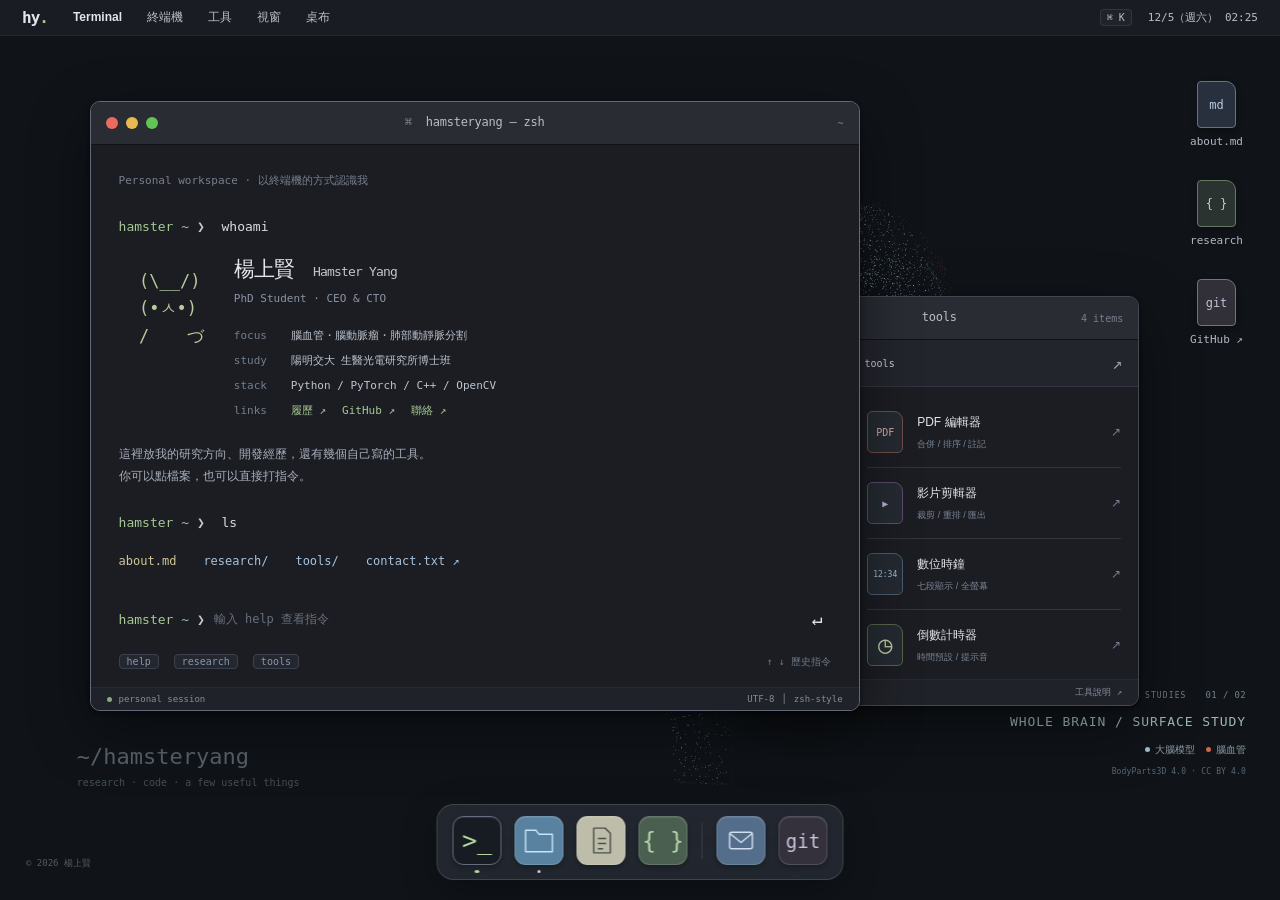
<file: index.html>
<!DOCTYPE html>
<html lang="zh-Hant">
<head>
  <meta charset="UTF-8">
  <meta name="viewport" content="width=device-width, initial-scale=1">
  <title>Hamster Yang — Personal Workspace</title>
  <meta name="description" content="楊上賢 Hamster Yang 的個人工作桌面。國立陽明交通大學生醫光電研究所博士班，艾登星執行長暨技術長。腦血管分割、腦動脈瘤分割、肺部動靜脈分割，以及自己寫的瀏覽器工具。">
  <meta name="theme-color" content="#101114">
  <meta property="og:type" content="website">
  <meta property="og:locale" content="zh_TW">
  <meta property="og:title" content="Hamster Yang — Personal Workspace">
  <meta property="og:description" content="腦血管、腦動脈瘤與肺部動靜脈分割。歡迎來到我的研究工作桌面。">
  <meta property="og:url" content="https://hamsteryang.com/">
  <link rel="canonical" href="https://hamsteryang.com/">
  <link rel="icon" href="assets/favicon.ico" sizes="any">
  <link rel="stylesheet" href="css/site.css?v=20261110b">
  <link rel="stylesheet" href="css/home.css?v=20261112-brain4">
  <script src="assets/vascular/pointcloud-data.js?v=20261112-brain4" defer></script>
  <script src="js/vascular-geometry.js?v=20261112-brain4" defer></script>
  <script src="js/vascular-wallpaper.js?v=20261112-brain4" defer></script>
  <script src="js/desktop.js?v=20261112-brain4" defer></script>
</head>
<body class="workspace">
  <a class="skip-link" href="#main">跳至主要內容</a>
  <header class="menu-bar">
    <nav class="menu-left" aria-label="桌面選單">
      <a class="workspace-brand" href="#about" data-open="about" aria-label="關於楊上賢">hy<span>.</span></a>
      <span class="menu-app" id="active-app">Terminal</span>
      <a href="#terminal" data-open="terminal">終端機</a>
      <a href="#files" data-open="files">工具</a>
      <details class="window-menu"><summary>視窗</summary><div class="menu-popover"><a href="#terminal" data-open="terminal">開啟終端機</a><a href="#files" data-open="files">開啟工具</a><a href="#about" data-open="about">關於我</a><a href="#research" data-open="research">研究方向</a><button type="button" id="reset-windows" hidden>重設視窗位置</button></div></details>
      <details class="wallpaper-menu" id="wallpaper-menu" hidden>
        <summary>桌布</summary>
        <div class="menu-popover wallpaper-options">
          <span class="wallpaper-menu-heading">ANATOMICAL STUDIES</span>
          <button type="button" data-wallpaper-scene="cerebral" aria-pressed="true"><span>01</span> 整體大腦模型 <span class="scene-selected" aria-hidden="true">✓</span></button>
          <button type="button" data-wallpaper-scene="pulmonary" aria-pressed="false"><span>02</span> 肺部動靜脈分割 <span class="scene-selected" aria-hidden="true">✓</span></button>
          <div class="wallpaper-menu-divider"></div>
          <button type="button" id="wallpaper-motion">暫停旋轉</button>
          <button type="button" id="wallpaper-preview" aria-pressed="false">只看桌布</button>
          <p>公開解剖模型的表面點雲。<br><a href="vascular-sources.html">資料來源與授權 ↗</a></p>
        </div>
      </details>
    </nav>
    <div class="menu-right"><button class="command-shortcut" data-open="terminal" type="button" aria-label="聚焦終端機，快捷鍵 Command 或 Control 加 K" hidden>⌘ K</button><time id="desktop-clock">Personal workspace</time></div>
  </header>

  <main class="desktop" id="main" aria-label="Hamster Yang 的個人工作桌面">
    <div class="wallpaper" aria-hidden="true"><canvas id="vascular-canvas"></canvas><svg class="wallpaper-fallback" viewBox="0 0 1600 1000" preserveAspectRatio="xMidYMid slice"><g fill="none" stroke="currentColor" stroke-width="1"><path d="M-100 700C200 350 550 1100 1000 500S1400 200 1750 0"/><path d="M-100 730C200 380 550 1130 1000 530S1400 230 1750 30"/><path d="M-100 760C200 410 550 1160 1000 560S1400 260 1750 60"/><path d="M-100 790C200 440 550 1190 1000 590S1400 290 1750 90"/><path d="M-100 820C200 470 550 1220 1000 620S1400 320 1750 120"/><path d="M-100 850C200 500 550 1250 1000 650S1400 350 1750 150"/></g></svg></div>
    <div class="wallpaper-info" aria-hidden="true" hidden>
      <span class="wallpaper-study">ANATOMICAL STUDIES <span id="wallpaper-scene-index">01 / 02</span></span>
      <strong id="wallpaper-scene-name">WHOLE BRAIN / SURFACE STUDY</strong>
      <span class="wallpaper-legend" id="wallpaper-legend">整體大腦 · 淡色腦血管</span>
      <small id="wallpaper-render-status">公開模型表面取樣</small>
    </div>
    <div class="desktop-caption" aria-hidden="true"><span>~/hamsteryang</span><small>research · code · a few useful things</small></div>
    <nav class="desktop-shortcuts" aria-label="桌面檔案">
      <a href="#about" data-open="about"><span class="file-icon" aria-hidden="true">md</span><span>about.md</span></a>
      <a href="#research" data-open="research"><span class="file-icon research-icon" aria-hidden="true">{ }</span><span>research</span></a>
      <a href="https://github.com/Hamster-yang" target="_blank" rel="noopener noreferrer"><span class="file-icon git-icon" aria-hidden="true">git</span><span>GitHub ↗</span></a>
    </nav>

    <section class="app-window terminal-window" id="terminal" data-window data-title="Terminal" aria-labelledby="terminal-title" tabindex="-1">
      <header class="window-bar" data-drag-handle>
        <div class="traffic-lights" hidden><button type="button" class="traffic close" data-action="close" aria-label="關閉終端機"></button><button type="button" class="traffic minimize" data-action="minimize" aria-label="最小化終端機"></button><button type="button" class="traffic maximize" data-action="maximize" aria-label="放大終端機" aria-pressed="false"></button></div>
        <h2 id="terminal-title"><span aria-hidden="true">⌘</span> hamsteryang — zsh</h2><span class="window-bar-note" aria-hidden="true">~</span>
      </header>
      <div class="terminal-content" id="terminal-scroll">
        <div id="terminal-intro">
        <p class="terminal-session">Personal workspace · 以終端機的方式認識我</p>
        <p class="command-line"><span class="prompt-user">hamster</span><span class="prompt-path"> ~ </span><span class="prompt-symbol">❯</span> whoami</p>
        <div class="identity-output">
          <pre class="ascii-hamster" aria-hidden="true">  (\__/)
  (•ㅅ•)
  / 　 づ</pre>
          <div><h1>楊上賢 <span>Hamster Yang</span></h1><p class="identity-role">PhD Student · CEO &amp; CTO</p><dl><div><dt>focus</dt><dd>腦血管・腦動脈瘤・肺部動靜脈分割</dd></div><div><dt>study</dt><dd>陽明交大 生醫光電研究所博士班</dd></div><div><dt>stack</dt><dd>Python / PyTorch / C++ / OpenCV</dd></div><div><dt>links</dt><dd><a href="resume.html">履歷 ↗</a><a href="https://github.com/Hamster-yang" target="_blank" rel="noopener noreferrer">GitHub ↗</a><a href="contact.html">聯絡 ↗</a></dd></div></dl></div>
        </div>
        <p class="terminal-personal-note">這裡放我的研究方向、開發經歷，還有幾個自己寫的工具。<br>你可以點檔案，也可以直接打指令。</p>
        <p class="command-line"><span class="prompt-user">hamster</span><span class="prompt-path"> ~ </span><span class="prompt-symbol">❯</span> ls</p>
        <nav class="terminal-files" aria-label="終端機檔案"><a href="#about" data-open="about">about.md</a><a href="#research" data-open="research">research/</a><a href="#files" data-open="files">tools/</a><a href="contact.html">contact.txt ↗</a></nav>
        </div>
        <div class="terminal-log" id="terminal-output" role="log" aria-live="polite" aria-relevant="additions" aria-label="指令執行結果"></div>
        <form class="terminal-form" id="terminal-form" autocomplete="off" hidden><label for="terminal-input"><span class="prompt-user">hamster</span><span class="prompt-path"> ~ </span><span class="prompt-symbol">❯</span><span class="sr-only">輸入站內指令</span></label><input id="terminal-input" name="command" type="text" placeholder="輸入 help 查看指令" spellcheck="false" autocapitalize="off" enterkeyhint="go" maxlength="160"><button type="submit" class="run-command" aria-label="執行指令">↵</button></form>
        <div class="terminal-hints" id="terminal-hints" hidden><button type="button" data-command="help">help</button><button type="button" data-command="research">research</button><button type="button" data-command="tools">tools</button><span>↑ ↓ 歷史指令</span></div>
      </div>
      <footer class="window-status"><span><i class="status-indicator" aria-hidden="true"></i> personal session</span><span>UTF-8 <span aria-hidden="true">│</span> zsh-style</span></footer>
    </section>

    <section class="app-window files-window" id="files" data-window data-title="Tools" aria-labelledby="files-title" tabindex="-1">
      <header class="window-bar" data-drag-handle><div class="traffic-lights" hidden><button type="button" class="traffic close" data-action="close" aria-label="關閉工具視窗"></button><button type="button" class="traffic minimize" data-action="minimize" aria-label="最小化工具視窗"></button><button type="button" class="traffic maximize" data-action="maximize" aria-label="放大工具視窗" aria-pressed="false"></button></div><h2 id="files-title">tools</h2><span class="window-bar-note" aria-hidden="true">4 items</span></header>
      <div class="finder-toolbar"><span aria-hidden="true">⌂</span><span>hamsteryang <span class="breadcrumb-slash">/</span> <strong>tools</strong></span><a href="projects.html" aria-label="查看所有工具的詳細介紹">↗</a></div>
      <div class="finder-content"><aside class="finder-sidebar"><span>FAVORITES</span><a href="#about" data-open="about">◉ 關於我</a><a href="#research" data-open="research">⌘ 研究方向</a><a href="projects.html" class="selected">▦ 所有工具</a><a href="contact.html">＠ 聯絡方式</a></aside><nav class="finder-files" aria-label="開啟瀏覽器工具">
        <a href="tool/pdf/index.html"><span class="app-file pdf-file" aria-hidden="true">PDF</span><span>PDF 編輯器<small>合併 / 排序 / 註記</small></span><span class="file-open-arrow" aria-hidden="true">↗</span></a>
        <a href="tool/video/index.html"><span class="app-file video-file" aria-hidden="true">▶</span><span>影片剪輯器<small>裁剪 / 重排 / 匯出</small></span><span class="file-open-arrow" aria-hidden="true">↗</span></a>
        <a href="tool/time/index.html"><span class="app-file time-file" aria-hidden="true">12:34</span><span>數位時鐘<small>七段顯示 / 全螢幕</small></span><span class="file-open-arrow" aria-hidden="true">↗</span></a>
        <a href="tool/clock/index.html"><span class="app-file timer-file" aria-hidden="true">◷</span><span>倒數計時器<small>時間預設 / 提示音</small></span><span class="file-open-arrow" aria-hidden="true">↗</span></a>
      </nav></div><footer class="window-status"><span>4 個項目</span><a href="projects.html">工具說明 ↗</a></footer>
    </section>

    <section class="app-window note-window about-window" id="about" data-window data-title="About" data-start-closed aria-labelledby="about-title" tabindex="-1">
      <header class="window-bar" data-drag-handle><div class="traffic-lights" hidden><button type="button" class="traffic close" data-action="close" aria-label="關閉關於我"></button><button type="button" class="traffic minimize" data-action="minimize" aria-label="最小化關於我"></button><button type="button" class="traffic maximize" data-action="maximize" aria-label="放大關於我" aria-pressed="false"></button></div><h2 id="about-title">about.md</h2><span class="window-bar-note" aria-hidden="true">markdown</span></header>
      <div class="note-content"><p class="note-path">~/hamsteryang/about.md</p><h3><span class="syntax">#</span> 楊上賢 / Hamster Yang</h3><p>目前就讀國立陽明交通大學生醫光電研究所博士班，研究腦血管分割、腦動脈瘤分割與肺部動靜脈分割。2026年起擔任艾登星執行長暨技術長。</p><p>喜歡把需求寫成能用的東西。這個桌面上的四個工具，就是從整理 PDF、剪影片和教學計時這些日常需求開始的。</p><h3><span class="syntax">##</span> 學歷</h3><ul class="note-timeline"><li><span>2026.09 起</span> 國立陽明交通大學<br><small>生醫光電研究所博士班 · 就讀中</small></li><li><span>2026.08</span> 國立彰化師範大學<br><small>取得資訊工程碩士學位</small></li></ul><h3><span class="syntax">##</span> 經歷</h3><ul class="note-timeline"><li><span>2026 起</span> 艾登星 Hudence · 執行長暨技術長<br><small>2020年起擔任技術長，2026年起兼任執行長</small></li><li><span>2023</span> 國網中心 NCHC<br><small>NVIDIA FLARE 與數位病理平台整合</small></li><li><span>2022</span> 國家太空中心 TASA<br><small>失效偵測系統與模擬測試</small></li><li><span>2020 起</span> Hudence / Di-Shoes<br><small>科技教育、開發與軟硬體整合</small></li></ul><a class="note-link" href="resume.html">完整經歷 → resume.html</a></div>
    </section>

    <section class="app-window note-window research-window" id="research" data-window data-title="Research" data-start-closed aria-labelledby="research-title" tabindex="-1">
      <header class="window-bar" data-drag-handle><div class="traffic-lights" hidden><button type="button" class="traffic close" data-action="close" aria-label="關閉研究方向"></button><button type="button" class="traffic minimize" data-action="minimize" aria-label="最小化研究方向"></button><button type="button" class="traffic maximize" data-action="maximize" aria-label="放大研究方向" aria-pressed="false"></button></div><h2 id="research-title">research.md</h2><span class="window-bar-note" aria-hidden="true">markdown</span></header>
      <div class="note-content"><p class="note-path">~/hamsteryang/research.md</p><h3><span class="syntax">#</span> 研究方向</h3><p>目前研究的三個血管分割方向。桌布使用公開模型的表面點雲，來源另有標註。</p>
        <div class="research-entry"><span>01</span><div><h4>腦血管分割</h4><p>腦部血管結構的辨識與分割。</p><code>Cerebral Vessel Segmentation</code></div></div>
        <div class="research-entry"><span>02</span><div><h4>腦動脈瘤分割</h4><p>腦動脈瘤區域的辨識與分割。</p><code>Intracranial Aneurysm Segmentation</code></div></div>
        <div class="research-entry"><span>03</span><div><h4>肺部動靜脈分割</h4><p>肺部動脈與靜脈結構的區分與分割。</p><code>Pulmonary Artery / Vein Segmentation</code></div></div>
        <a class="note-link" href="resume.html#skills">專業技能 → skills</a></div>
    </section>
    <noscript><p class="no-script-note">JavaScript 未啟用，視窗會依序呈現；所有連結仍可直接使用。</p></noscript>
    <p class="desktop-credit">© 2026 楊上賢</p>
  </main>

  <nav class="dock" aria-label="應用程式 Dock">
    <a href="#terminal" data-open="terminal" class="dock-item" aria-label="開啟終端機"><span class="dock-icon terminal-icon" aria-hidden="true">&gt;_</span><span class="dock-tooltip">Terminal</span><span class="dock-dot" aria-hidden="true"></span></a>
    <a href="#files" data-open="files" class="dock-item" aria-label="開啟工具視窗"><span class="dock-icon folder-icon" aria-hidden="true"><svg viewBox="0 0 32 32"><path d="M3 9V6h10l3 4h13v17H3Z"/></svg></span><span class="dock-tooltip">Tools</span><span class="dock-dot" aria-hidden="true"></span></a>
    <a href="#about" data-open="about" class="dock-item" aria-label="開啟關於我"><span class="dock-icon note-icon" aria-hidden="true"><svg viewBox="0 0 32 32"><path d="M9 4h11l5 5v19H9Z"/><path d="M13 14h8m-8 5h8m-8 5h5"/></svg></span><span class="dock-tooltip">About</span><span class="dock-dot" aria-hidden="true"></span></a>
    <a href="#research" data-open="research" class="dock-item" aria-label="開啟研究方向"><span class="dock-icon code-icon" aria-hidden="true">{ }</span><span class="dock-tooltip">Research</span><span class="dock-dot" aria-hidden="true"></span></a>
    <span class="dock-divider" aria-hidden="true"></span>
    <a href="contact.html" class="dock-item" aria-label="聯絡方式"><span class="dock-icon mail-icon" aria-hidden="true"><svg viewBox="0 0 32 32"><rect x="5" y="8" width="22" height="16" rx="2"/><path d="m5 9 11 9L27 9"/></svg></span><span class="dock-tooltip">Contact</span></a>
    <a href="https://github.com/Hamster-yang" class="dock-item" target="_blank" rel="noopener noreferrer" aria-label="GitHub，開啟新分頁"><span class="dock-icon github-icon" aria-hidden="true">git</span><span class="dock-tooltip">GitHub ↗</span></a>
  </nav>
  <div class="sr-only" id="desktop-announcement" role="status" aria-live="polite"></div>
</body>
</html>
</file>
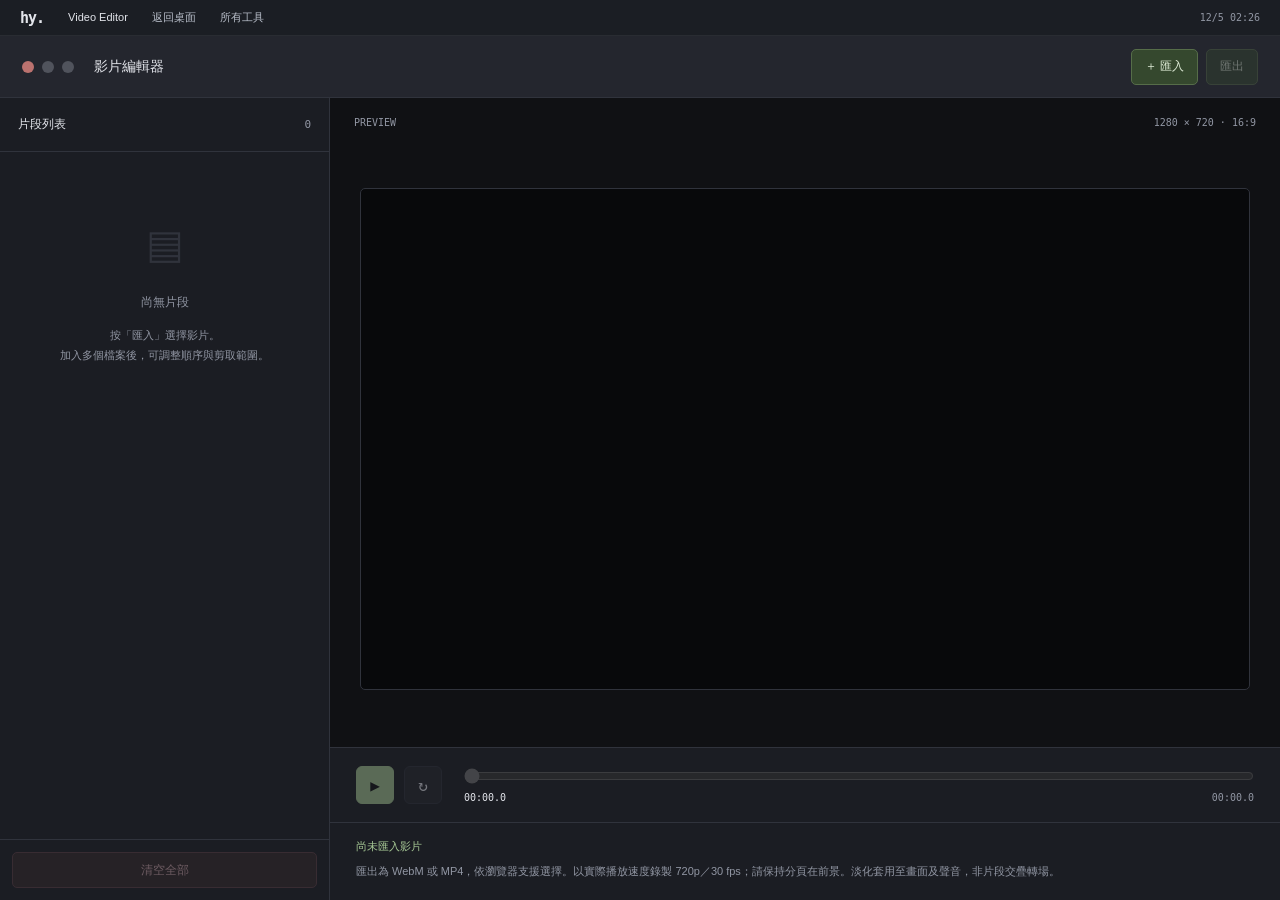
<file: tool/video/index.html>
<!DOCTYPE html>
<html lang="zh-Hant">
<head>
    <meta charset="UTF-8">
    <meta name="viewport" content="width=device-width, initial-scale=1">
    <meta name="theme-color" content="#101114">
    <meta name="description" content="在瀏覽器整理、裁剪與串接影片，調整淡入淡出，並匯出 WebM 或 MP4。">
    <title>影片編輯器 — Hamster Yang Tools</title>
    <link rel="icon" type="image/x-icon" href="../../assets/favicon.ico">
    <link rel="stylesheet" href="../../css/tools.css?v=20261110b">
    <link rel="stylesheet" href="css/video-editor.css?v=20261110b">
    <script defer src="../../js/tools.js?v=20261110b"></script>
    <script defer src="js/video-editor.js?v=20261110d"></script>
</head>
<body>
    <a class="skip-link" href="#editor">跳至影片編輯器</a>
    <div class="desktop">
        <nav class="top-bar" aria-label="工具導覽">
            <div class="top-bar-left">
                <a class="apple-logo" href="../../index.html" aria-label="Hamster Yang 首頁">hy.</a>
                <span class="menu-item tool-name">Video Editor</span>
                <a class="menu-item" href="../../index.html">返回桌面</a>
                <a class="menu-item" href="../../projects.html">所有工具</a>
            </div>
            <div class="top-bar-right"><time class="menu-item" id="clock"></time></div>
        </nav>

        <main class="video-window" id="editor" aria-labelledby="video-title">
            <header class="video-header">
                <div class="window-controls">
                    <a href="../../index.html" class="window-control-btn close" aria-label="關閉影片編輯器，返回桌面" title="返回桌面"></a>
                    <span class="window-control-btn inactive" aria-hidden="true"></span>
                    <span class="window-control-btn inactive" aria-hidden="true"></span>
                </div>
                <h1 class="video-header-title" id="video-title">影片編輯器</h1>
                <div class="video-header-actions">
                    <button type="button" class="btn btn-primary" id="import-btn">＋ 匯入</button>
                    <button type="button" class="btn btn-success" id="export-btn" disabled>匯出</button>
                    <button type="button" class="btn btn-danger" id="cancel-export-btn" hidden>取消匯出</button>
                </div>
            </header>

            <div class="video-content">
                <section class="clips-sidebar" aria-labelledby="clips-title">
                    <div class="sidebar-header"><h2 id="clips-title">片段列表</h2><span class="clip-count" id="clip-count">0</span></div>
                    <div class="clips-list" id="clips-list">
                        <div class="empty-state" id="empty-state"><span aria-hidden="true">▤</span><p>尚無片段</p><p>按「匯入」選擇影片。<br>加入多個檔案後，可調整順序與剪取範圍。</p></div>
                    </div>
                    <div class="sidebar-footer"><button type="button" class="btn btn-danger" id="clear-all-btn" disabled>清空全部</button></div>
                </section>

                <section class="preview-area" aria-label="影片預覽與播放控制">
                    <div class="preview-heading"><span>PREVIEW</span><span>1280 × 720 · 16:9</span></div>
                    <div class="preview-container"><canvas id="preview-canvas" width="1280" height="720" aria-label="影片預覽畫面">此瀏覽器不支援 Canvas 影片預覽。</canvas></div>
                    <div class="preview-controls">
                        <div class="play-controls">
                            <button type="button" class="control-btn play" id="play-pause-btn" aria-label="播放" title="播放" disabled>▶</button>
                            <button type="button" class="control-btn loop" id="loop-btn" aria-label="重複播放" aria-pressed="false" title="重複播放" disabled>↻</button>
                        </div>
                        <div class="time-progress">
                            <div class="progress-bar-container" id="progress-bar-container">
                                <div class="progress-bar" id="progress-bar" aria-hidden="true"></div>
                                <input type="range" id="timeline-seek" min="0" max="0" step="0.01" value="0" aria-label="播放位置（秒）" disabled>
                            </div>
                            <div class="time-display"><span class="time-current" id="current-time">00:00.0</span><span id="total-time">00:00.0</span></div>
                        </div>
                    </div>
                    <div class="export-notes">
                        <p id="editor-status" role="status" aria-live="polite">尚未匯入影片</p>
                        <p>匯出為 WebM 或 MP4，依瀏覽器支援選擇。以實際播放速度錄製 720p／30 fps；請保持分頁在前景。淡化套用至畫面及聲音，非片段交疊轉場。</p>
                    </div>
                </section>
            </div>
        </main>

        <input type="file" id="file-input" multiple accept="video/*" hidden aria-label="選擇影片">
        <div id="video-source-container" aria-hidden="true"></div>
        <div id="loading-overlay" role="status" aria-live="polite">
            <div class="loading-content"><div class="loading-spinner" aria-hidden="true"></div><p id="loading-text">處理中…</p></div>
        </div>
        <div id="toast" role="status" aria-live="polite" aria-atomic="true"></div>
        <noscript><p class="noscript-note">影片編輯器需要 JavaScript。請啟用後重新載入頁面。</p></noscript>
    </div>
</body>
</html>
</file>
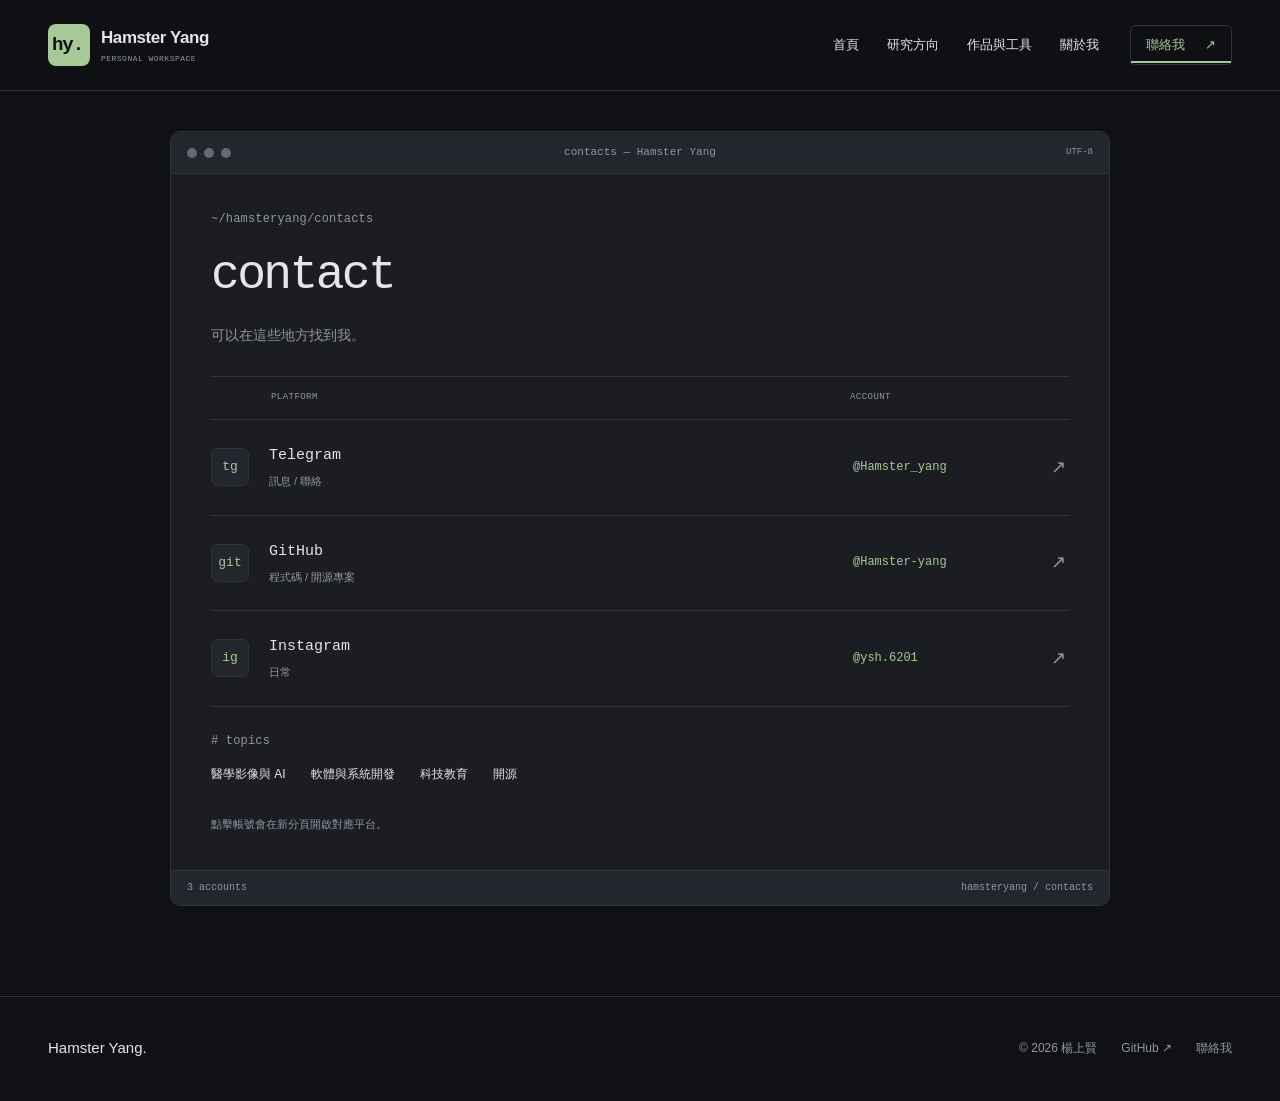
<file: contact.html>
<!DOCTYPE html>
<html lang="zh-Hant">
<head>
    <meta charset="utf-8">
    <meta name="viewport" content="width=device-width, initial-scale=1">
    <title>聯絡我 · Hamster Yang 楊上賢</title>
    <meta name="description" content="透過 Telegram、GitHub 或 Instagram 聯絡楊上賢 Hamster Yang，交流醫療 AI、軟體開發與科技教育。">
    <meta name="author" content="楊上賢 Hamster Yang">
    <meta name="theme-color" content="#101114">
    <meta property="og:type" content="website">
    <meta property="og:title" content="聯絡我 · Hamster Yang 楊上賢">
    <meta property="og:description" content="透過 Telegram、GitHub 或 Instagram 聯絡楊上賢 Hamster Yang，交流醫療 AI、軟體開發與科技教育。">
    <meta property="og:locale" content="zh_TW">
    <meta property="og:url" content="https://hamsteryang.com/contact.html">
    <link rel="canonical" href="https://hamsteryang.com/contact.html">
    <link rel="icon" href="assets/favicon.ico" sizes="any">
    <link rel="stylesheet" href="css/site.css?v=20261110b">
    <link rel="stylesheet" href="css/profile.css?v=20261110b">
    <script src="js/site.js?v=20261110b" defer></script>
</head>
<body>
    <a class="skip-link" href="#main">跳至主要內容</a>
    <header class="site-header">
        <div class="container header-inner">
            <a class="brand" href="index.html"><span class="brand-mark">hy.</span><span>Hamster Yang<span class="brand-sub">PERSONAL WORKSPACE</span></span></a>
            <button class="menu-toggle" type="button" aria-expanded="false" aria-controls="site-nav" hidden>選單<span aria-hidden="true">＋</span></button>
            <nav class="site-nav" id="site-nav" aria-label="主要導覽">
                <a href="index.html">首頁</a>
                <a href="index.html#research">研究方向</a>
                <a href="projects.html">作品與工具</a>
                <a href="resume.html">關於我</a>
                <a href="contact.html" class="nav-contact" aria-current="page">聯絡我 <span aria-hidden="true">↗</span></a>
            </nav>
        </div>
    </header>
    <main id="main" class="contact-workspace">
        <div class="container document-window contact-window">
            <div class="document-titlebar"><span class="document-lights" aria-hidden="true"><i></i><i></i><i></i></span><span>contacts — Hamster Yang</span><span class="document-encoding">UTF-8</span></div>
            <div class="document-body">
                <section class="page-intro contact-intro" aria-labelledby="contact-title">
                    <p class="eyebrow">~/hamsteryang/contacts</p>
                    <h1 id="contact-title">contact</h1>
                    <p class="contact-lead">可以在這些地方找到我。</p>
                </section>
                <section class="contact-directory" aria-label="聯絡方式">
                    <div class="contact-directory-label" aria-hidden="true"><span>PLATFORM</span><span>ACCOUNT</span></div>
                    <a class="contact-entry" href="https://t.me/Hamster_yang" target="_blank" rel="noopener noreferrer"><span class="contact-protocol" aria-hidden="true">tg</span><span class="contact-name"><strong>Telegram</strong><small>訊息 / 聯絡</small></span><span class="contact-handle">@Hamster_yang</span><span class="contact-entry-arrow" aria-hidden="true">↗</span></a>
                    <a class="contact-entry" href="https://github.com/Hamster-yang" target="_blank" rel="noopener noreferrer"><span class="contact-protocol" aria-hidden="true">git</span><span class="contact-name"><strong>GitHub</strong><small>程式碼 / 開源專案</small></span><span class="contact-handle">@Hamster-yang</span><span class="contact-entry-arrow" aria-hidden="true">↗</span></a>
                    <a class="contact-entry" href="https://www.instagram.com/ysh.6201/" target="_blank" rel="noopener noreferrer"><span class="contact-protocol" aria-hidden="true">ig</span><span class="contact-name"><strong>Instagram</strong><small>日常</small></span><span class="contact-handle">@ysh.6201</span><span class="contact-entry-arrow" aria-hidden="true">↗</span></a>
                </section>
                <section class="conversation-topics" aria-labelledby="topics-title"><p class="eyebrow" id="topics-title"># topics</p><ul><li>醫學影像與 AI</li><li>軟體與系統開發</li><li>科技教育</li><li>開源</li></ul></section>
                <p class="contact-platform-note">點擊帳號會在新分頁開啟對應平台。</p>
            </div>
            <div class="document-status"><span>3 accounts</span><span>hamsteryang / contacts</span></div>
        </div>
    </main>
    <footer class="site-footer">
        <div class="container footer-inner">
            <a class="footer-brand" href="index.html">Hamster Yang<span aria-hidden="true">.</span></a>
            <span>© 2026 楊上賢</span>
            <div class="footer-links"><a href="https://github.com/Hamster-yang" target="_blank" rel="noopener noreferrer">GitHub <span aria-hidden="true">↗</span></a><a href="contact.html">聯絡我</a></div>
        </div>
    </footer>
</body>
</html>
</file>
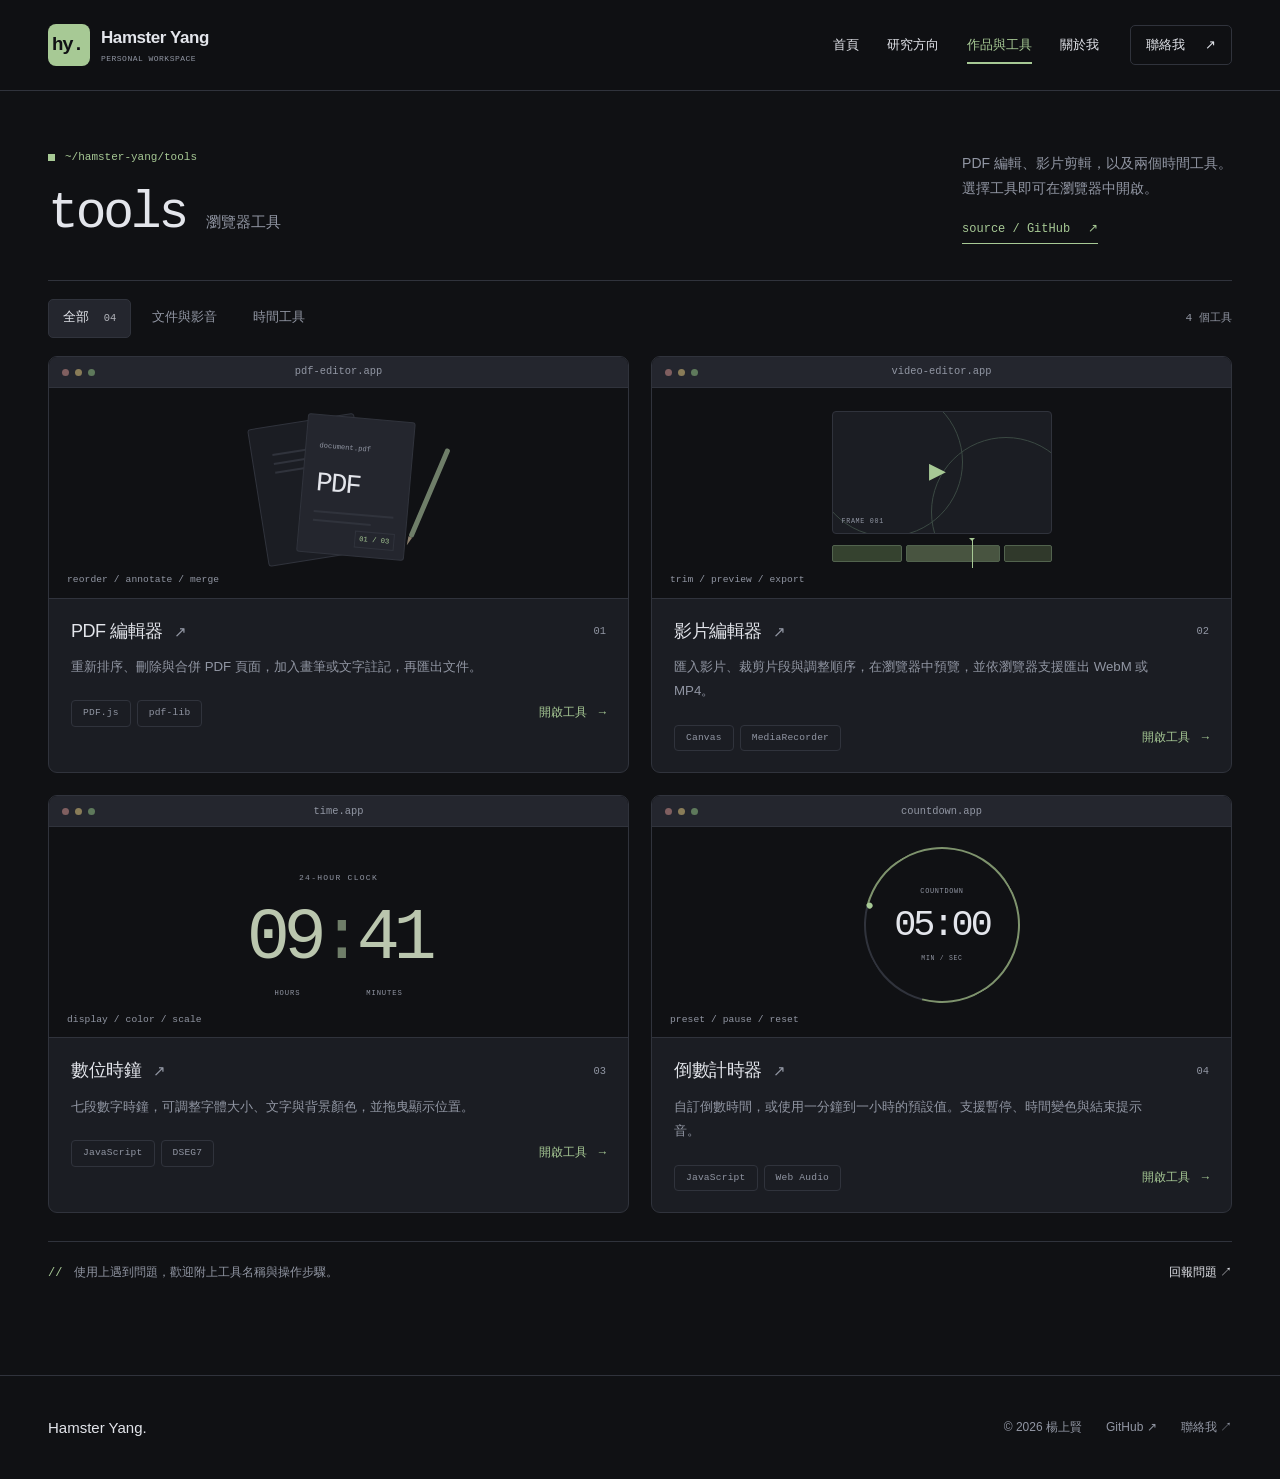
<file: projects.html>
<!DOCTYPE html>
<html lang="zh-Hant">
<head>
    <meta charset="utf-8">
    <meta name="viewport" content="width=device-width, initial-scale=1">
    <meta name="description" content="楊上賢 Hamster Yang 的瀏覽器工具：PDF 編輯器、影片編輯器、數位時鐘與倒數計時器。">
    <meta name="theme-color" content="#101114">
    <meta name="author" content="楊上賢 Hamster Yang">
    <meta property="og:type" content="website">
    <meta property="og:locale" content="zh_TW">
    <meta property="og:title" content="作品與工具 — 楊上賢 Hamster Yang">
    <meta property="og:description" content="PDF 頁面整理與註記、影片剪輯、數位時鐘與倒數計時。四個可直接開啟的瀏覽器工具。">
    <meta property="og:url" content="https://hamsteryang.com/projects.html">
    <link rel="canonical" href="https://hamsteryang.com/projects.html">
    <title>作品與工具 — 楊上賢 Hamster Yang</title>
    <link rel="icon" type="image/x-icon" href="assets/favicon.ico">
    <link rel="stylesheet" href="css/site.css?v=20261110b">
    <link rel="stylesheet" href="css/projects.css?v=20261110b">
    <script defer src="js/site.js?v=20261110b"></script>
    <script defer src="js/projects.js?v=20261110b"></script>
</head>
<body>
    <a class="skip-link" href="#main">跳至主要內容</a>
    <header class="site-header">
        <div class="container header-inner">
            <a class="brand" href="index.html"><span class="brand-mark">hy.</span><span>Hamster Yang<span class="brand-sub">PERSONAL WORKSPACE</span></span></a>
            <button class="menu-toggle" type="button" aria-expanded="false" aria-controls="site-nav" hidden>選單<span aria-hidden="true">＋</span></button>
            <nav class="site-nav" id="site-nav" aria-label="主要導覽">
                <a href="index.html">首頁</a>
                <a href="index.html#research">研究方向</a>
                <a href="projects.html" aria-current="page">作品與工具</a>
                <a href="resume.html">關於我</a>
                <a class="nav-contact" href="contact.html">聯絡我 <span aria-hidden="true">↗</span></a>
            </nav>
        </div>
    </header>

    <main id="main">
        <section class="container page-intro projects-intro" aria-labelledby="projects-heading">
            <div>
                <p class="eyebrow">~/hamster-yang/tools</p>
                <h1 id="projects-heading">tools<span class="projects-title-label">瀏覽器工具</span></h1>
            </div>
            <div class="projects-intro-note">
                <p>PDF 編輯、影片剪輯，以及兩個時間工具。<br>選擇工具即可在瀏覽器中開啟。</p>
                <a class="text-link" href="https://github.com/Hamster-yang/hamster-yang.github.io" target="_blank" rel="noopener noreferrer">source / GitHub <span aria-hidden="true">↗</span></a>
            </div>
        </section>

        <section class="container projects-section" aria-label="工具作品列表">
            <div class="projects-toolbar">
                <div class="project-filters" role="group" aria-label="依工具類別篩選" hidden>
                    <button type="button" class="project-filter" data-filter="all" aria-pressed="true">全部 <span>04</span></button>
                    <button type="button" class="project-filter" data-filter="media" aria-pressed="false">文件與影音</button>
                    <button type="button" class="project-filter" data-filter="time" aria-pressed="false">時間工具</button>
                </div>
                <p class="project-count" id="project-count" role="status" aria-live="polite" aria-atomic="true">4 個工具</p>
            </div>

            <div class="project-grid" id="project-grid">
                <article class="project-card" data-category="media">
                    <div class="project-art project-art-pdf" aria-hidden="true">
                        <span class="art-label">pdf-editor.app</span>
                        <div class="paper paper-back"><span></span><span></span><span></span></div>
                        <div class="paper paper-front"><small>document.pdf</small><strong>PDF</strong><span></span><span></span><div class="paper-mark">01 / 03</div></div>
                        <div class="paper-pencil"></div>
                        <span class="art-caption">reorder / annotate / merge</span>
                    </div>
                    <div class="project-info">
                        <div class="project-title-row"><h2><a href="tool/pdf/index.html">PDF 編輯器 <span aria-hidden="true">↗</span></a></h2><span class="project-index">01</span></div>
                        <p>重新排序、刪除與合併 PDF 頁面，加入畫筆或文字註記，再匯出文件。</p>
                        <div class="project-bottom"><div class="project-tags"><span class="tag">PDF.js</span><span class="tag">pdf-lib</span></div><a class="project-open" href="tool/pdf/index.html" aria-label="開啟 PDF 編輯器">開啟工具 <span aria-hidden="true">→</span></a></div>
                    </div>
                </article>

                <article class="project-card" data-category="media">
                    <div class="project-art project-art-video" aria-hidden="true">
                        <span class="art-label">video-editor.app</span>
                        <div class="video-stage"><div class="video-orbit orbit-one"></div><div class="video-orbit orbit-two"></div><span class="video-play">▶</span><span class="video-corner">FRAME 001</span></div>
                        <div class="video-timeline"><span></span><span></span><span></span><i></i></div>
                        <span class="art-caption">trim / preview / export</span>
                    </div>
                    <div class="project-info">
                        <div class="project-title-row"><h2><a href="tool/video/index.html">影片編輯器 <span aria-hidden="true">↗</span></a></h2><span class="project-index">02</span></div>
                        <p>匯入影片、裁剪片段與調整順序，在瀏覽器中預覽，並依瀏覽器支援匯出 WebM 或 MP4。</p>
                        <div class="project-bottom"><div class="project-tags"><span class="tag">Canvas</span><span class="tag">MediaRecorder</span></div><a class="project-open" href="tool/video/index.html" aria-label="開啟影片編輯器">開啟工具 <span aria-hidden="true">→</span></a></div>
                    </div>
                </article>

                <article class="project-card" data-category="time">
                    <div class="project-art project-art-clock" aria-hidden="true">
                        <span class="art-label">time.app</span>
                        <div class="clock-face"><span class="clock-overline">24-HOUR CLOCK</span><strong>09<span>:</span>41</strong><div class="clock-underline"><span>HOURS</span><span>MINUTES</span></div></div>
                        <span class="art-caption">display / color / scale</span>
                    </div>
                    <div class="project-info">
                        <div class="project-title-row"><h2><a href="tool/time/index.html">數位時鐘 <span aria-hidden="true">↗</span></a></h2><span class="project-index">03</span></div>
                        <p>七段數字時鐘，可調整字體大小、文字與背景顏色，並拖曳顯示位置。</p>
                        <div class="project-bottom"><div class="project-tags"><span class="tag">JavaScript</span><span class="tag">DSEG7</span></div><a class="project-open" href="tool/time/index.html" aria-label="開啟數位時鐘">開啟工具 <span aria-hidden="true">→</span></a></div>
                    </div>
                </article>

                <article class="project-card" data-category="time">
                    <div class="project-art project-art-timer" aria-hidden="true">
                        <span class="art-label">countdown.app</span>
                        <div class="timer-face"><div class="timer-face-inner"><span>COUNTDOWN</span><strong>05:00</strong><small>MIN / SEC</small></div></div>
                        <span class="art-caption">preset / pause / reset</span>
                    </div>
                    <div class="project-info">
                        <div class="project-title-row"><h2><a href="tool/clock/index.html">倒數計時器 <span aria-hidden="true">↗</span></a></h2><span class="project-index">04</span></div>
                        <p>自訂倒數時間，或使用一分鐘到一小時的預設值。支援暫停、時間變色與結束提示音。</p>
                        <div class="project-bottom"><div class="project-tags"><span class="tag">JavaScript</span><span class="tag">Web Audio</span></div><a class="project-open" href="tool/clock/index.html" aria-label="開啟倒數計時器">開啟工具 <span aria-hidden="true">→</span></a></div>
                    </div>
                </article>
            </div>
        </section>

        <aside class="container workbench-note" aria-label="工具回饋">
            <p><span aria-hidden="true">//</span> 使用上遇到問題，歡迎附上工具名稱與操作步驟。</p>
            <a href="contact.html">回報問題 <span aria-hidden="true">↗</span></a>
        </aside>
    </main>

    <footer class="site-footer">
        <div class="container footer-inner">
            <a class="footer-brand" href="index.html">Hamster Yang<span aria-hidden="true">.</span></a>
            <span>© 2026 楊上賢</span>
            <div class="footer-links"><a href="https://github.com/Hamster-yang" target="_blank" rel="noopener noreferrer">GitHub ↗</a><a href="contact.html">聯絡我 ↗</a></div>
        </div>
    </footer>
</body>
</html>
</file>
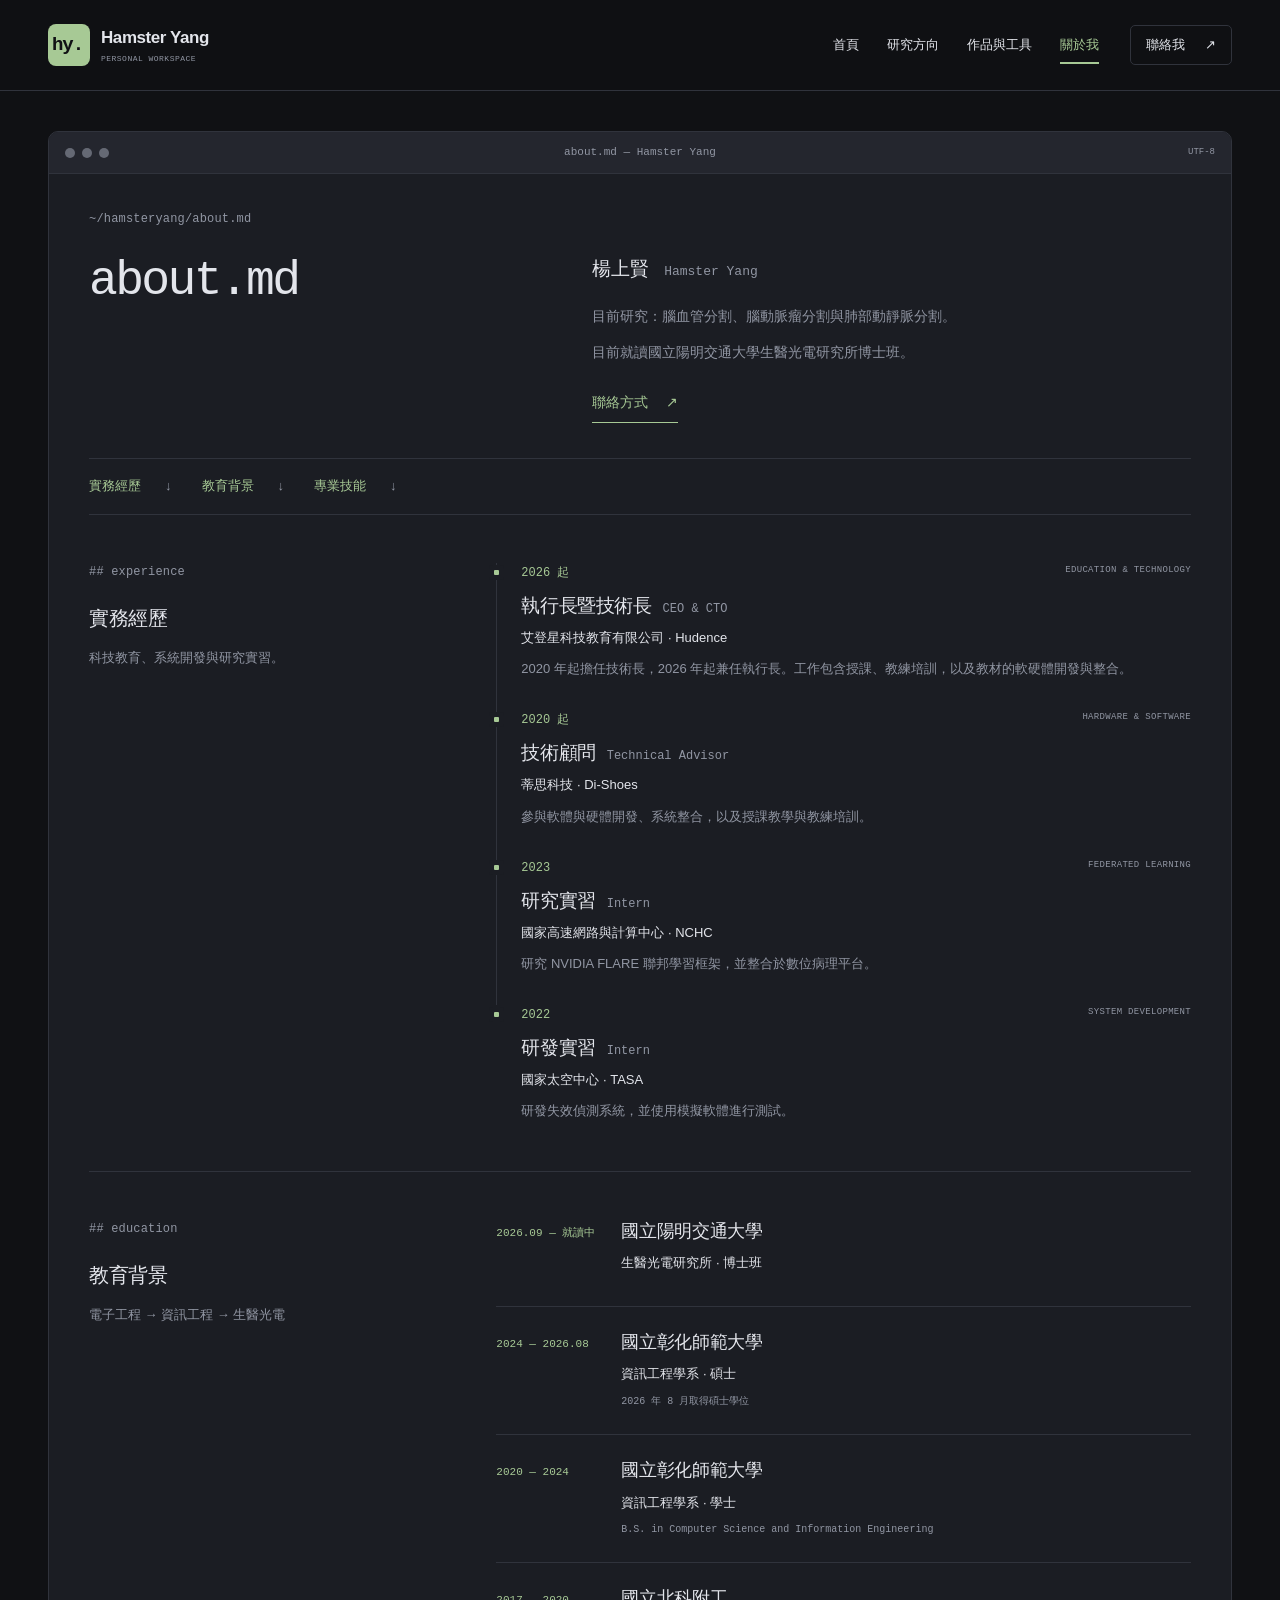
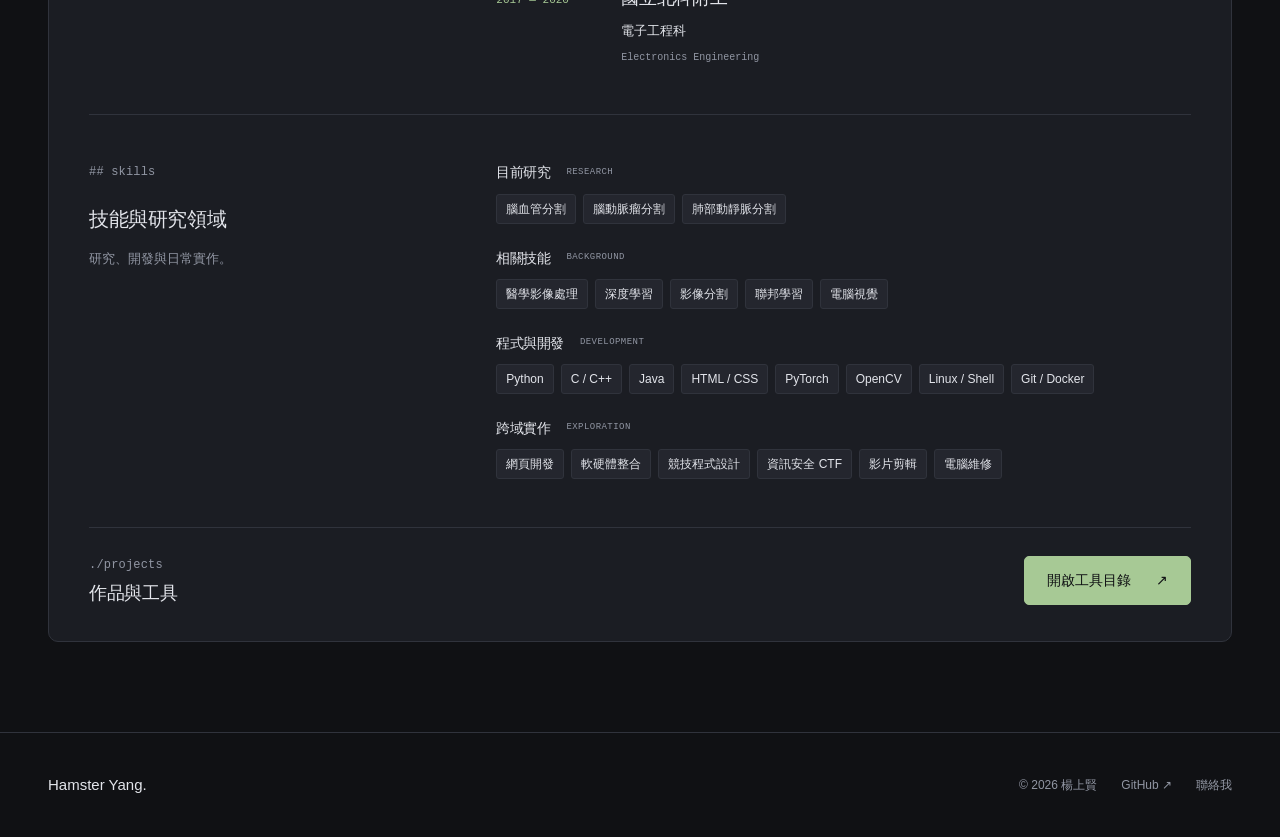
<file: resume.html>
<!DOCTYPE html>
<html lang="zh-Hant">
<head>
    <meta charset="utf-8">
    <meta name="viewport" content="width=device-width, initial-scale=1">
    <title>關於我 · Hamster Yang 楊上賢</title>
    <meta name="description" content="楊上賢 Hamster Yang，目前就讀國立陽明交通大學生醫光電研究所博士班。研究領域為腦血管分割、腦動脈瘤分割與肺部動靜脈分割。">
    <meta name="author" content="楊上賢 Hamster Yang">
    <meta name="theme-color" content="#101114">
    <meta property="og:type" content="website">
    <meta property="og:title" content="關於我 · Hamster Yang 楊上賢">
    <meta property="og:description" content="楊上賢 Hamster Yang，目前就讀國立陽明交通大學生醫光電研究所博士班。研究領域為腦血管分割、腦動脈瘤分割與肺部動靜脈分割。">
    <meta property="og:locale" content="zh_TW">
    <meta property="og:url" content="https://hamsteryang.com/resume.html">
    <link rel="canonical" href="https://hamsteryang.com/resume.html">
    <link rel="icon" href="assets/favicon.ico" sizes="any">
    <link rel="stylesheet" href="css/site.css?v=20261110b">
    <link rel="stylesheet" href="css/profile.css?v=20261110b">
    <script src="js/site.js?v=20261110b" defer></script>
</head>
<body>
    <a class="skip-link" href="#main">跳至主要內容</a>
    <header class="site-header">
        <div class="container header-inner">
            <a class="brand" href="index.html"><span class="brand-mark">hy.</span><span>Hamster Yang<span class="brand-sub">PERSONAL WORKSPACE</span></span></a>
            <button class="menu-toggle" type="button" aria-expanded="false" aria-controls="site-nav" hidden>選單<span aria-hidden="true">＋</span></button>
            <nav class="site-nav" id="site-nav" aria-label="主要導覽">
                <a href="index.html">首頁</a>
                <a href="index.html#research">研究方向</a>
                <a href="projects.html">作品與工具</a>
                <a href="resume.html" aria-current="page">關於我</a>
                <a href="contact.html" class="nav-contact">聯絡我 <span aria-hidden="true">↗</span></a>
            </nav>
        </div>
    </header>
    <main id="main" class="profile-workspace">
        <div class="container document-window"><div class="document-titlebar"><span class="document-lights" aria-hidden="true"><i></i><i></i><i></i></span><span>about.md — Hamster Yang</span><span class="document-encoding">UTF-8</span></div><div class="document-body">
        <section class="page-intro profile-intro" aria-labelledby="about-title">
            <p class="eyebrow">~/hamsteryang/about.md</p>
            <div class="profile-intro-grid">
                <div><h1 id="about-title">about.md</h1></div>
                <div class="profile-summary">
                    <p class="profile-name">楊上賢 <span>Hamster Yang</span></p>
                    <p>目前研究：腦血管分割、腦動脈瘤分割與肺部動靜脈分割。</p>
                    <p>目前就讀國立陽明交通大學生醫光電研究所博士班。</p>
                    <a class="text-link" href="contact.html">聯絡方式 <span aria-hidden="true">↗</span></a>
                </div>
            </div>
            <nav class="profile-jump-links" aria-label="關於我章節"><a href="#experience">實務經歷 <span aria-hidden="true">↓</span></a><a href="#education">教育背景 <span aria-hidden="true">↓</span></a><a href="#skills">專業技能 <span aria-hidden="true">↓</span></a></nav>
        </section>

        <section class="profile-section" id="experience" aria-labelledby="experience-title">
            <div class="profile-section-label"><p class="eyebrow">## experience</p><h2 id="experience-title">實務經歷</h2><p>科技教育、系統開發與研究實習。</p></div>
            <ol class="profile-timeline">
                <li><div class="timeline-meta"><span>2026 起</span><span>EDUCATION &amp; TECHNOLOGY</span></div><h3>執行長暨技術長 <span>CEO &amp; CTO</span></h3><p class="timeline-organization">艾登星科技教育有限公司 · Hudence</p><p>2020 年起擔任技術長，2026 年起兼任執行長。工作包含授課、教練培訓，以及教材的軟硬體開發與整合。</p></li>
                <li><div class="timeline-meta"><span>2020 起</span><span>HARDWARE &amp; SOFTWARE</span></div><h3>技術顧問 <span>Technical Advisor</span></h3><p class="timeline-organization">蒂思科技 · Di-Shoes</p><p>參與軟體與硬體開發、系統整合，以及授課教學與教練培訓。</p></li>
                <li><div class="timeline-meta"><span>2023</span><span>FEDERATED LEARNING</span></div><h3>研究實習 <span>Intern</span></h3><p class="timeline-organization">國家高速網路與計算中心 · NCHC</p><p>研究 NVIDIA FLARE 聯邦學習框架，並整合於數位病理平台。</p></li>
                <li><div class="timeline-meta"><span>2022</span><span>SYSTEM DEVELOPMENT</span></div><h3>研發實習 <span>Intern</span></h3><p class="timeline-organization">國家太空中心 · TASA</p><p>研發失效偵測系統，並使用模擬軟體進行測試。</p></li>
            </ol>
        </section>

        <section class="profile-section" id="education" aria-labelledby="education-title">
            <div class="profile-section-label"><p class="eyebrow">## education</p><h2 id="education-title">教育背景</h2><p>電子工程 → 資訊工程 → 生醫光電</p></div>
            <ol class="education-list">
                <li><p class="education-date">2026.09 — 就讀中</p><div><h3>國立陽明交通大學</h3><p>生醫光電研究所 · 博士班</p></div></li>
                <li><p class="education-date">2024 — 2026.08</p><div><h3>國立彰化師範大學</h3><p>資訊工程學系 · 碩士</p><span class="education-en">2026 年 8 月取得碩士學位</span></div></li>
                <li><p class="education-date">2020 — 2024</p><div><h3>國立彰化師範大學</h3><p>資訊工程學系 · 學士</p><span class="education-en">B.S. in Computer Science and Information Engineering</span></div></li>
                <li><p class="education-date">2017 — 2020</p><div><h3>國立北科附工</h3><p>電子工程科</p><span class="education-en">Electronics Engineering</span></div></li>
            </ol>
        </section>

        <section class="profile-section" id="skills" aria-labelledby="skills-title">
            <div class="profile-section-label"><p class="eyebrow">## skills</p><h2 id="skills-title">技能與研究領域</h2><p>研究、開發與日常實作。</p></div>
            <div class="skill-groups">
                <div><h3>目前研究 <span>RESEARCH</span></h3><ul class="skill-tags"><li>腦血管分割</li><li>腦動脈瘤分割</li><li>肺部動靜脈分割</li></ul></div>
                <div><h3>相關技能 <span>BACKGROUND</span></h3><ul class="skill-tags"><li>醫學影像處理</li><li>深度學習</li><li>影像分割</li><li>聯邦學習</li><li>電腦視覺</li></ul></div>
                <div><h3>程式與開發 <span>DEVELOPMENT</span></h3><ul class="skill-tags"><li>Python</li><li>C / C++</li><li>Java</li><li>HTML / CSS</li><li>PyTorch</li><li>OpenCV</li><li>Linux / Shell</li><li>Git / Docker</li></ul></div>
                <div><h3>跨域實作 <span>EXPLORATION</span></h3><ul class="skill-tags"><li>網頁開發</li><li>軟硬體整合</li><li>競技程式設計</li><li>資訊安全 CTF</li><li>影片剪輯</li><li>電腦維修</li></ul></div>
            </div>
        </section>
        <section class="profile-bottom-cta" aria-labelledby="about-cta"><div><p class="eyebrow">./projects</p><h2 id="about-cta">作品與工具</h2></div><a class="button" href="projects.html">開啟工具目錄 <span aria-hidden="true">↗</span></a></section>
        </div></div>
    </main>
    <footer class="site-footer">
        <div class="container footer-inner">
            <a class="footer-brand" href="index.html">Hamster Yang<span aria-hidden="true">.</span></a>
            <span>© 2026 楊上賢</span>
            <div class="footer-links"><a href="https://github.com/Hamster-yang" target="_blank" rel="noopener noreferrer">GitHub <span aria-hidden="true">↗</span></a><a href="contact.html">聯絡我</a></div>
        </div>
    </footer>
</body>
</html>
</file>
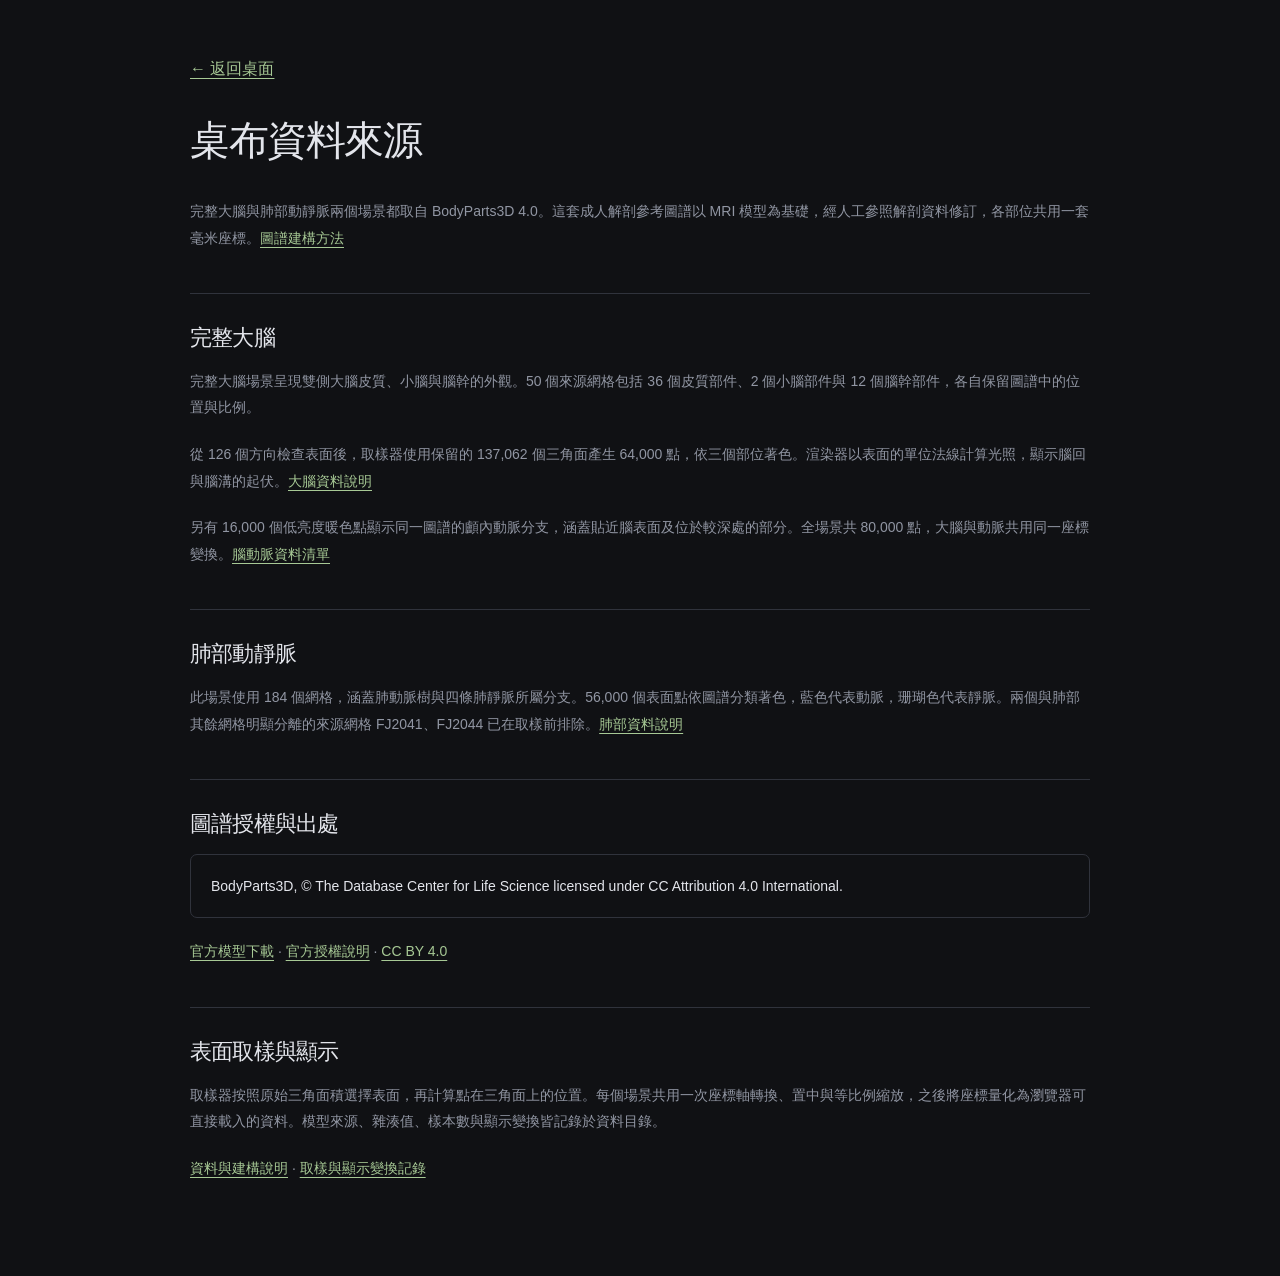
<file: vascular-sources.html>
<!DOCTYPE html>
<html lang="zh-Hant">
<head>
  <meta charset="UTF-8">
  <meta name="viewport" content="width=device-width, initial-scale=1">
  <meta name="theme-color" content="#101114">
  <meta name="description" content="完整大腦與肺部動靜脈點雲桌布採用的 BodyParts3D 解剖圖譜、取樣方式與資料授權。">
  <title>桌布資料來源 — Hamster Yang</title>
  <link rel="icon" href="assets/favicon.ico">
  <link rel="stylesheet" href="css/site.css?v=20261110b">
  <style>
    .sources { max-width: 900px; padding-block: 55px 75px; }
    .sources h1 { font: 500 clamp(24px, 4vw, 40px) var(--mono); margin-block: 30px; }
    .sources h2 { font-size: 22px; margin-bottom: 15px; }
    .sources p { color: var(--muted); font-size: 14px; line-height: 1.9; }
    .sources a { color: var(--green); text-decoration: underline; text-underline-offset: 4px; }
    .sources section { margin-top: 42px; padding-top: 30px; border-top: 1px solid var(--line); }
    .sources .credit { padding: 18px 20px; border: 1px solid var(--line); border-radius: 7px; color: var(--ink); overflow-wrap: anywhere; }
  </style>
</head>
<body>
  <main class="container sources" id="main">
    <a href="index.html">← 返回桌面</a>
    <h1>桌布資料來源</h1>
    <p>完整大腦與肺部動靜脈兩個場景都取自 BodyParts3D 4.0。這套成人解剖參考圖譜以 MRI 模型為基礎，經人工參照解剖資料修訂，各部位共用一套毫米座標。<a href="https://doi.org/10.1093/nar/gkn613" target="_blank" rel="noopener noreferrer">圖譜建構方法</a></p>
    <section aria-labelledby="brain-source">
      <h2 id="brain-source">完整大腦</h2>
      <p>完整大腦場景呈現雙側大腦皮質、小腦與腦幹的外觀。50 個來源網格包括 36 個皮質部件、2 個小腦部件與 12 個腦幹部件，各自保留圖譜中的位置與比例。</p>
      <p>從 126 個方向檢查表面後，取樣器使用保留的 137,062 個三角面產生 64,000 點，依三個部位著色。渲染器以表面的單位法線計算光照，顯示腦回與腦溝的起伏。<a href="assets/vascular/BRAIN-NOTICE.md">大腦資料說明</a></p>
      <p>另有 16,000 個低亮度暖色點顯示同一圖譜的顱內動脈分支，涵蓋貼近腦表面及位於較深處的部分。全場景共 80,000 點，大腦與動脈共用同一座標變換。<a href="assets/vascular/bodyparts3d-brain-vessels.json">腦動脈資料清單</a></p>
    </section>
    <section aria-labelledby="pulmonary-source">
      <h2 id="pulmonary-source">肺部動靜脈</h2>
      <p>此場景使用 184 個網格，涵蓋肺動脈樹與四條肺靜脈所屬分支。56,000 個表面點依圖譜分類著色，藍色代表動脈，珊瑚色代表靜脈。兩個與肺部其餘網格明顯分離的來源網格 FJ2041、FJ2044 已在取樣前排除。<a href="assets/vascular/PULMONARY-NOTICE.md">肺部資料說明</a></p>
    </section>
    <section aria-labelledby="credit-title">
      <h2 id="credit-title">圖譜授權與出處</h2>
      <p class="credit" lang="en">BodyParts3D, © The Database Center for Life Science licensed under CC Attribution 4.0 International.</p>
      <p><a href="https://dbarchive.biosciencedbc.jp/en/bodyparts3d/download.html" target="_blank" rel="noopener noreferrer">官方模型下載</a> · <a href="https://dbarchive.biosciencedbc.jp/en/bodyparts3d/lic.html" target="_blank" rel="noopener noreferrer">官方授權說明</a> · <a href="https://creativecommons.org/licenses/by/4.0/" target="_blank" rel="noopener noreferrer">CC BY 4.0</a></p>
    </section>
    <section aria-labelledby="build-source">
      <h2 id="build-source">表面取樣與顯示</h2>
      <p>取樣器按照原始三角面積選擇表面，再計算點在三角面上的位置。每個場景共用一次座標軸轉換、置中與等比例縮放，之後將座標量化為瀏覽器可直接載入的資料。模型來源、雜湊值、樣本數與顯示變換皆記錄於資料目錄。</p>
      <p><a href="assets/vascular/README.md">資料與建構說明</a> · <a href="assets/vascular/pointcloud-build.json">取樣與顯示變換記錄</a></p>
    </section>
  </main>
</body>
</html>
</file>
<file: css/site.css>
@charset "UTF-8";

:root {
  --paper: #101114;
  --ink: #e3e5eb;
  --green: #a7c995;
  --sage: #252c25;
  --muted: #9196a3;
  --line: #30333c;
  --white: #e3e5eb;
  --surface: #1b1d23;
  --surface-raised: #24262e;
  --mono: ui-monospace, SFMono-Regular, Menlo, Consolas, monospace;
  color-scheme: dark;
  --accent: #a7c995;
  --radius: 12px;
  font-family: Inter,"Helvetica Neue",Arial,"PingFang TC","Noto Sans TC","Microsoft JhengHei",sans-serif;
  color: var(--ink);
  background: var(--paper);
  font-synthesis: none;
  text-rendering: optimizeLegibility;
  -webkit-font-smoothing: antialiased;
}

* {
  box-sizing: border-box;
}

html {
  scroll-behavior: smooth;
  scroll-padding-top: 100px;
}

body {
  margin: 0;
  font-size: 16px;
  line-height: 1.75;
}

a {
  color: inherit;
  text-decoration: none;
}

button,
input,
textarea {
  font: inherit;
}

button {
  cursor: pointer;
}

img,
svg {
  max-width: 100%;
  vertical-align: middle;
}

img {
  height: auto;
}

button,
a {
  -webkit-tap-highlight-color: transparent;
}

button:focus-visible,
a:focus-visible,
input:focus-visible,
textarea:focus-visible {
  outline: 2px solid var(--green);
  outline-offset: 5px;
}

[hidden] {
  display: none!important;
}

h1,
h2,
h3,
p {
  margin-top: 0;
}

h1,
h2,
h3 {
  line-height: 1.3;
  letter-spacing: -.035em;
}

h1 {
  font-size: clamp(2.5rem,5vw,4.5rem);
}

h2 {
  font-size: clamp(1.8rem,3vw,2.5rem);
}

h3 {
  font-size: 1.25rem;
}

p {
  margin-bottom: 1.25rem;
}

.container {
  width: min(1200px,calc(100% - 96px));
  margin-inline: auto;
}

.muted {
  color: var(--muted);
}

.eyebrow {
  display: flex;
  align-items: center;
  gap: 10px;
  font-family: "SFMono-Regular",Consolas,monospace;
  font-size: 11px;
  letter-spacing: .13em;
  font-weight: 500;
  line-height: 1.6;
  color: var(--green);
  text-transform: uppercase;
  margin-bottom: 22px;
}

.eyebrow::before {
  content: "";
  width: 7px;
  height: 7px;
  background: var(--green);
  flex-shrink: 0;
}

.tag {
  display: inline-block;
  padding: 4px 11px;
  border: 1px solid var(--line);
  border-radius: 4px;
  font-size: 11px;
  line-height: 1.7;
  letter-spacing: .02em;
}

.skip-link {
  position: fixed;
  left: 20px;
  top: -90px;
  z-index: 100;
  background: var(--green);
  color: #101114;
  padding: 10px 18px;
  border-radius: 5px;
}

.skip-link:focus {
  top: 15px;
}

.site-header {
  position: sticky;
  top: 0;
  z-index: 50;
  background: rgba(16,17,20,.96);
  border-bottom: 1px solid var(--line);
  backdrop-filter: blur(12px);
}

.header-inner {
  min-height: 90px;
  display: flex;
  align-items: center;
  justify-content: space-between;
  gap: 25px;
}

.brand {
  display: flex;
  align-items: center;
  gap: 11px;
  font-size: 17px;
  font-weight: 650;
  line-height: 1.4;
  letter-spacing: -.025em;
  flex-shrink: 0;
}

.brand-mark {
  display: grid;
  place-items: center;
  background: var(--green);
  color: var(--paper);
  height: 42px;
  width: 42px;
  border-radius: 9px;
  font-size: 25px;
  letter-spacing: -2px;
  font-family: var(--mono);
  font-style: normal;
  padding-right: 3px;
}

.brand-sub {
  display: block;
  font-family: Consolas,monospace;
  font-size: 8px;
  font-weight: 400;
  letter-spacing: .15em;
  margin-top: 3px;
  color: var(--muted);
}

.site-nav {
  display: flex;
  align-items: center;
  gap: 28px;
  font-size: 13px;
}

.site-nav a {
  position: relative;
  padding-block: 9px;
}

.site-nav a:hover,
.site-nav a[aria-current=page] {
  color: var(--green);
}

.site-nav a[aria-current=page]::after {
  content: "";
  position: absolute;
  bottom: 1px;
  left: 0;
  right: 0;
  height: 2px;
  background: var(--green);
}

.site-nav .nav-contact {
  border: 1px solid var(--line);
  border-radius: 5px;
  padding: 8px 15px;
  margin-left: 3px;
  display: flex;
  gap: 20px;
  align-items: center;
}

.site-nav .nav-contact:hover {
  border-color: var(--green);
}

.menu-toggle {
  display: none;
  border: 1px solid var(--line);
  background: transparent;
  border-radius: 5px;
  padding: 7px 12px;
  font-size: 13px;
  align-items: center;
  gap: 16px;
}

.button,
.button-secondary {
  display: inline-flex;
  align-items: center;
  justify-content: center;
  gap: 25px;
  padding: 13px 22px;
  min-height: 48px;
  border: 1px solid var(--green);
  border-radius: 5px;
  font-size: 14px;
  font-weight: 500;
  line-height: 1.5;
  transition: background .18s,color .18s,transform .18s;
}

.button {
  color: #101114;
  background: var(--green);
}

.button:hover {
  background: #bdd8ae;
  transform: translateY(-2px);
}

.button-secondary {
  background: transparent;
  color: var(--green);
  border-color: var(--line);
}

.button-secondary:hover {
  background: var(--sage);
  border-color: var(--green);
}

.text-link {
  display: inline-flex;
  align-items: center;
  gap: 18px;
  font-size: 14px;
  font-weight: 500;
  color: var(--green);
  padding: 8px 0;
  border-bottom: 1px solid var(--green);
}

.text-link:hover {
  gap: 25px;
}

.arrow {
  font-family: Arial,sans-serif;
  font-weight: 400;
}

.section-heading {
  display: flex;
  align-items: flex-end;
  justify-content: space-between;
  gap: 24px;
  margin-bottom: 36px;
}

.section-heading h2 {
  margin-bottom: 0;
}

.section-heading .eyebrow {
  margin-bottom: 13px;
}

.page-intro {
  padding-block: 75px 48px;
  border-bottom: 1px solid var(--line);
  margin-bottom: 44px;
}

.page-intro h1 {
  margin-bottom: 22px;
}

.page-intro p:not(.eyebrow) {
  max-width: 660px;
  color: var(--muted);
}

.site-footer {
  border-top: 1px solid var(--line);
  margin-top: 90px;
}

.footer-inner {
  min-height: 104px;
  display: flex;
  align-items: center;
  gap: 24px;
  font-size: 12px;
  color: var(--muted);
}

.footer-inner .brand,
.footer-brand {
  color: var(--ink);
  font-size: 15px;
  margin-right: auto;
}

.footer-inner a:hover {
  color: var(--green);
}

.footer-inner .brand-mark {
  width: 31px;
  height: 31px;
  font-size: 20px;
  border-radius: 6px;
}

.footer-links {
  display: flex;
  gap: 24px;
}

@media (min-width:801px) {
  .site-nav[hidden] {
    display: flex!important;
  }
}

@media (max-width:1000px) {
  .container {
    width: calc(100% - 64px);
  }

  .site-nav {
    gap: 18px;
  }

  .brand {
    font-size: 15px;
  }

  .brand-sub {
    font-size: 7px;
  }
}

@media (max-width:800px) {
  .container {
    width: calc(100% - 40px);
  }

  .header-inner {
    min-height: 76px;
    flex-wrap: wrap;
    gap: 0;
    padding-block: 15px;
  }

  .site-nav {
    flex-basis: 100%;
    flex-wrap: wrap;
    gap: 8px 22px;
    padding-top: 18px;
  }

  .site-nav .nav-contact {
    margin-left: 0;
  }

  .js .menu-toggle {
    display: flex;
  }

  .js .site-nav {
    flex-direction: column;
    align-items: stretch;
    gap: 6px;
    padding-bottom: 8px;
  }

  .js .site-nav a {
    padding: 10px 8px;
  }

  .site-nav a[aria-current=page]::after {
    right: auto;
    width: 24px;
  }

  .section-heading {
    align-items: flex-start;
  }

  .section-heading .text-link {
    white-space: nowrap;
    font-size: 12px;
  }

  .page-intro {
    padding-top: 48px;
  }

  .footer-inner {
    flex-wrap: wrap;
    gap: 14px 22px;
    padding-block: 28px;
  }

  .footer-inner .brand,
  .footer-brand {
    flex-basis: 100%;
  }

  .site-footer {
    margin-top: 64px;
  }
}

@media (prefers-reduced-motion:reduce) {
  html {
    scroll-behavior: auto;
  }

  *,
  *::before,
  *::after {
    animation: none!important;
    transition: none!important;
  }
}

/* File paths replace oversized editorial headlines in the workspace theme. */
.page-intro h1 { font-family: var(--mono); font-size: clamp(2rem, 4vw, 3.4rem); font-weight: 500; letter-spacing: -.05em; }
.brand-sub, .eyebrow { letter-spacing: .06em; }
.brand-mark { border-radius: 8px; font-size: 19px; letter-spacing: -1px; }
.menu-toggle { color: var(--ink); }
::selection { background: #45583c; color: #fff; }
</file>
<file: css/home.css>
/* A small desktop, with native links underneath the window interactions. */

.workspace {
  font-family: -apple-system, BlinkMacSystemFont, "Segoe UI", "PingFang TC", sans-serif;
  background: #101419;
}

.workspace button {
  color: inherit;
}

.workspace a:focus-visible, .workspace button:focus-visible {
  outline: 2px solid #a7c995;
  outline-offset: 4px;
}

.workspace .skip-link {
  z-index: 3000;
}

.sr-only {
  position: absolute;
  width: 1px;
  height: 1px;
  padding: 0;
  margin: -1px;
  overflow: hidden;
  clip-path: inset(50%);
  white-space: nowrap;
  border: 0;
}

.menu-bar {
  height: 36px;
  display: flex;
  justify-content: space-between;
  align-items: center;
  padding: 0 22px;
  background: #1b1e24e8;
  border-bottom: 1px solid #ffffff0e;
  font-size: 12px;
  position: relative;
  z-index: 2000;
  backdrop-filter: blur(20px);
}

.menu-left, .menu-right {
  display: flex;
  align-items: center;
  gap: 25px;
  height: 100%;
}

.menu-left > a:not(.workspace-brand), .window-menu summary {
  color: #b8bec9;
}

.menu-left > a:hover, .window-menu summary:hover {
  color: #fff;
}

.workspace-brand {
  font: 700 16px var(--mono);
  letter-spacing: -1px;
}

.workspace-brand span {
  color: #a7c995;
}

.menu-app {
  font-weight: 650;
}

.menu-right {
  gap: 16px;
  font: 11px var(--mono);
  color: #b8bec9;
}

.command-shortcut {
  background: #ffffff08;
  border: 1px solid #ffffff15;
  border-radius: 4px;
  font: 10px var(--mono);
  padding: 2px 6px;
}

.window-menu {
  position: relative;
}

.window-menu summary {
  list-style: none;
  cursor: pointer;
}

.window-menu summary::-webkit-details-marker {
  display: none;
}

.menu-popover {
  position: absolute;
  top: 25px;
  left: -12px;
  width: 210px;
  padding: 6px;
  border: 1px solid #414550;
  background: #242830;
  box-shadow: 0 10px 28px #0008;
  border-radius: 8px;
  display: grid;
}

.menu-popover a, .menu-popover button {
  display: block;
  background: none;
  border: 0;
  text-align: left;
  font: inherit;
  padding: 7px 10px;
  border-radius: 4px;
}

.menu-popover a:hover, .menu-popover button:hover {
  background: #384336;
}

.desktop {
  min-height: calc(100svh - 36px);
  position: relative;
  padding: 50px 6vw 155px;
  isolation: isolate;
}

.wallpaper {
  position: absolute;
  inset: 0;
  overflow: hidden;
  z-index: -2;
  background: #101419;
}

.wallpaper svg {
  width: 100%;
  height: 100%;
  color: #749f8d;
  opacity: .09;
}

.desktop-caption {
  position: absolute;
  left: 6vw;
  bottom: 112px;
  color: #59626c;
  line-height: 1.5;
  z-index: -1;
  font: 22px var(--mono);
}

.desktop-caption small {
  display: block;
  font: 10px var(--mono);
  margin-top: 8px;
  color: #454f57;
}

.desktop-shortcuts {
  position: absolute;
  right: 30px;
  top: 40px;
  display: grid;
  gap: 22px;
  text-align: center;
}

.desktop-shortcuts a {
  display: grid;
  justify-items: center;
  gap: 7px;
  font: 11px var(--mono);
  color: #b0b8c3;
  padding: 5px 7px;
  border-radius: 5px;
}

.desktop-shortcuts a:hover {
  background: #ffffff08;
}

.file-icon {
  width: 39px;
  height: 47px;
  display: grid;
  place-items: center;
  border: 1px solid #667386;
  border-radius: 4px 10px 4px 4px;
  background: #27303c;
  font: 12px var(--mono);
  color: #b8cce2;
  box-shadow: 0 3px 7px #0005;
}

.research-icon {
  background: #2b3330;
  border-color: #687963;
  color: #c3d2b4;
}

.git-icon {
  background: #313038;
  border-color: #777181;
  color: #c5bdd6;
}

.app-window {
  background: #1b1d23;
  border: 1px solid #454852;
  border-radius: 10px;
  box-shadow: 0 20px 60px #0007, 0 2px 6px #0008;
  overflow: hidden;
  margin-bottom: 25px;
  min-width: 0;
}

.window-bar {
  height: 43px;
  background: #2a2c34;
  border-bottom: 1px solid #101216;
  display: flex;
  align-items: center;
  justify-content: center;
  gap: 15px;
  padding: 0 16px;
  position: relative;
  user-select: none;
  touch-action: none;
}

.window-bar h2 {
  font-size: 12px;
  font-weight: 500;
  font-family: var(--mono);
  margin: 0;
  letter-spacing: -.02em;
  color: #b8bdc8;
  pointer-events: none;
}

.window-bar h2 > span {
  color: #7e8593;
  margin-right: 7px;
}

.window-bar-note {
  position: absolute;
  right: 15px;
  font: 10px var(--mono);
  color: #777e8c;
}

.traffic-lights {
  display: flex;
  gap: 8px;
  position: absolute;
  left: 15px;
}

.traffic {
  border: 0;
  border-radius: 50%;
  width: 12px;
  height: 12px;
  padding: 0;
  position: relative;
}

.traffic.close {
  background: #ed6a5f;
}

.traffic.minimize {
  background: #e9b94e;
}

.traffic.maximize {
  background: #61c454;
}

.traffic:hover::after, .traffic:focus-visible::after {
  position: absolute;
  color: #0009;
  font: 11px/12px Arial, sans-serif;
  inset: 0;
  text-align: center;
}

.traffic.close:hover::after, .traffic.close:focus-visible::after {
  content: '×';
}

.traffic.minimize:hover::after, .traffic.minimize:focus-visible::after {
  content: '−';
}

.traffic.maximize:hover::after, .traffic.maximize:focus-visible::after {
  content: '+';
}

.terminal-content {
  padding: 26px 28px 18px;
  overflow-y: auto;
  scrollbar-color: #4e535f transparent;
  font: 13px/1.8 var(--mono);
  min-height: 0;
}

.terminal-session {
  color: #777f8d;
  font-size: 11px;
  margin: 0 0 24px;
}

.command-line {
  color: #d9dde6;
  margin: 0 0 16px;
  font-size: 13px;
}

.prompt-user {
  color: #a7c995;
}

.prompt-path {
  color: #9bbbd1;
}

.prompt-symbol {
  color: #c5c9d1;
  padding-right: 9px;
}

.identity-output {
  display: flex;
  align-items: flex-start;
  gap: 30px;
  margin: 5px 0 22px;
}

.ascii-hamster {
  color: #b7cc9b;
  font: 17px/1.6 var(--mono);
  margin: 14px 0 0;
  padding: 0;
  white-space: pre;
  flex-shrink: 0;
}

.identity-output h1 {
  margin: 0 0 3px;
  font-size: 21px;
  font-weight: 550;
  letter-spacing: -.04em;
  line-height: 1.5;
}

.identity-output h1 span {
  font-size: 13px;
  font-weight: 400;
  color: #c1c6d1;
  margin-left: 7px;
}

.identity-role {
  color: #8c95a6;
  font-size: 11px;
  margin: 0 0 18px;
}

.identity-output dl {
  margin: 0;
  font-size: 11px;
}

.identity-output dl > div {
  display: flex;
  gap: 17px;
  margin-top: 5px;
}

.identity-output dt {
  color: #737e8c;
  width: 40px;
  flex-shrink: 0;
}

.identity-output dd {
  margin: 0;
  color: #bec5d0;
}

.identity-output dd a {
  margin-right: 16px;
  color: #a7c995;
}

.terminal-personal-note {
  font-size: 12px;
  line-height: 1.9;
  color: #a7aebb;
  margin: 0 0 23px;
}

.terminal-files {
  display: flex;
  flex-wrap: wrap;
  gap: 8px 27px;
  margin-bottom: 28px;
  font-size: 12px;
}

.terminal-files a {
  color: #a8c2dc;
}

.terminal-files a:first-child {
  color: #d1c799;
}

.terminal-files a:hover, .identity-output a:hover {
  text-decoration: underline;
  text-underline-offset: 4px;
}

.terminal-form {
  display: flex;
  align-items: center;
  gap: 0;
  margin-top: 22px;
  min-height: 36px;
}

.terminal-form label {
  white-space: nowrap;
  font-size: 13px;
}

.terminal-form input {
  color: #e3e5eb;
  border: 0;
  background: none;
  border-radius: 0;
  padding: 3px 0;
  width: 100%;
  min-width: 0;
  outline: 0;
  font: 13px/1.7 var(--mono);
  caret-color: #a7c995;
}

.terminal-form input:focus-visible {
  outline: 0;
}

.terminal-form:focus-within {
  box-shadow: 0 1px #647c54;
}

.terminal-form input::placeholder {
  color: #68707d;
  font-size: 12px;
}

.run-command {
  font-size: 18px;
  border: 0;
  background: none;
  padding: 3px 8px;
  color: #8993a4;
}

.terminal-hints {
  display: flex;
  align-items: center;
  gap: 15px;
  margin-top: 14px;
  font-size: 10px;
}

.terminal-hints button {
  color: #8a96a8;
  border: 1px solid #3b414c;
  border-radius: 4px;
  background: #232730;
  font: 10px var(--mono);
  padding: 1px 7px;
}

.terminal-hints button:hover {
  border-color: #91aa7e;
  color: #b7cc9b;
}

.terminal-hints > span {
  margin-left: auto;
  color: #6e7785;
}

.terminal-log .command-line {
  margin-top: 19px;
  margin-bottom: 9px;
}

.command-result {
  color: #acb5c2;
  font: inherit;
  font-size: 12px;
  white-space: pre-wrap;
  overflow-wrap: anywhere;
  margin: 0 0 17px;
}

.command-result a {
  color: #a7c995;
  text-decoration: underline;
  text-underline-offset: 4px;
}

.window-status {
  border-top: 1px solid #ffffff09;
  background: #202229;
  display: flex;
  justify-content: space-between;
  padding: 6px 16px;
  font: 9px var(--mono);
  color: #858d9a;
  gap: 15px;
}

.window-status > span {
  display: flex;
  align-items: center;
  gap: 7px;
}

.status-indicator {
  width: 5px;
  height: 5px;
  background: #8ba878;
  border-radius: 50%;
}

.finder-toolbar {
  display: flex;
  gap: 10px;
  align-items: center;
  padding: 13px 16px;
  border-bottom: 1px solid #30343e;
  font: 10px var(--mono);
  color: #929aa8;
  background: #23252d;
}

.finder-toolbar strong {
  color: #c8cdd6;
  font-weight: 400;
}

.breadcrumb-slash {
  color: #5f6775;
  padding: 0 4px;
}

.finder-toolbar a {
  margin-left: auto;
  font-size: 17px;
}

.finder-content {
  display: grid;
  grid-template-columns: 110px 1fr;
  flex: 1;
  min-height: 0;
}

.finder-sidebar {
  display: flex;
  flex-direction: column;
  gap: 5px;
  padding: 21px 9px;
  background: #202229;
  border-right: 1px solid #30343e;
  font-size: 10px;
}

.finder-sidebar > span {
  font: 8px var(--mono);
  color: #6e7786;
  padding: 0 8px 8px;
}

.finder-sidebar a {
  padding: 5px 8px;
  color: #929aa8;
  border-radius: 4px;
  white-space: nowrap;
}

.finder-sidebar a.selected, .finder-sidebar a:hover {
  background: #313641;
  color: #d1d5df;
}

.finder-files {
  display: flex;
  flex-direction: column;
  padding: 10px 17px;
  overflow: auto;
}

.finder-files > a {
  display: flex;
  gap: 14px;
  align-items: center;
  padding: 14px 0;
  border-bottom: 1px solid #30343e;
  font-size: 12px;
}

.finder-files > a:last-child {
  border-bottom: 0;
}

.finder-files > a:hover {
  background: #ffffff04;
}

.finder-files small {
  display: block;
  color: #7c8696;
  font-size: 9px;
  margin-top: 4px;
}

.file-open-arrow {
  margin-left: auto;
  color: #737f91;
}

.app-file {
  display: grid;
  place-items: center;
  width: 36px;
  height: 42px;
  border: 1px solid;
  border-radius: 5px 9px 5px 5px;
  font: 10px var(--mono);
  flex-shrink: 0;
  background: #252a32;
}

.pdf-file {
  color: #d4aaa0;
  border-color: #6e4d46;
}

.video-file {
  color: #bcacd2;
  border-color: #5b4c6d;
}

.time-file {
  color: #a4bcd4;
  border-color: #495c71;
  font-size: 8px;
}

.timer-file {
  color: #b8c99c;
  border-color: #576449;
  font-size: 24px;
}

.note-content {
  overflow: auto;
  padding: 25px 30px 30px;
  font-size: 13px;
  line-height: 1.9;
}

.note-path {
  font: 10px var(--mono);
  color: #7a8495;
  border-bottom: 1px solid #30343e;
  padding-bottom: 17px;
  margin-bottom: 23px;
}

.note-content h3 {
  font-family: var(--mono);
  font-size: 17px;
  margin: 26px 0 17px;
  font-weight: 500;
  line-height: 1.6;
}

.note-content h3:first-of-type {
  margin-top: 0;
}

.syntax {
  color: #80936e;
  margin-right: 5px;
}

.note-content > p:not(.note-path) {
  color: #a8b0bd;
}

.note-timeline {
  list-style: none;
  margin: 0 0 24px;
  padding: 0;
}

.note-timeline li {
  padding: 13px 0 13px 80px;
  position: relative;
  border-bottom: 1px solid #30343e;
  font-size: 12px;
}

.note-timeline li > span {
  position: absolute;
  left: 0;
  color: #a7c995;
  font: 10px/1.9 var(--mono);
}

.note-timeline small {
  color: #7f8a9b;
  font-size: 11px;
}

.note-link {
  color: #a7c995;
  font: 11px var(--mono);
  border-bottom: 1px solid #647650;
  padding-bottom: 5px;
}

.research-entry {
  display: flex;
  gap: 21px;
  border-top: 1px solid #30343e;
  padding: 18px 0;
}

.research-entry > span {
  font: 10px var(--mono);
  color: #778665;
  padding-top: 3px;
}

.research-entry h4 {
  margin: 0 0 6px;
  font-size: 14px;
  font-weight: 500;
}

.research-entry p {
  font-size: 12px;
  color: #929caa;
  margin: 0 0 8px;
}

.research-entry code {
  color: #9cb8ce;
  font: 10px var(--mono);
}

.research-entry:last-of-type {
  margin-bottom: 15px;
}

.desktop-credit {
  font: 9px var(--mono);
  color: #515b67;
  margin: 24px 0 0;
}

.desktop-credit span {
  margin-left: 15px;
}

.dock {
  display: flex;
  align-items: center;
  justify-content: center;
  gap: 13px;
  width: max-content;
  max-width: calc(100% - 24px);
  padding: 11px 15px 14px;
  border: 1px solid #ffffff24;
  border-radius: 17px;
  background: #292e38b8;
  backdrop-filter: blur(22px);
  box-shadow: 0 10px 35px #0005;
  position: fixed;
  z-index: 2100;
  bottom: 20px;
  left: 50%;
  transform: translateX(-50%);
}

.dock-item {
  position: relative;
  display: grid;
  place-items: center;
  width: 49px;
  height: 49px;
  border-radius: 11px;
  transition: transform .17s;
}

.dock-item:hover, .dock-item:focus-visible {
  transform: translateY(-6px);
}

.dock-icon {
  width: 49px;
  height: 49px;
  border-radius: 11px;
  display: grid;
  place-items: center;
  border: 1px solid #ffffff24;
  box-shadow: inset 0 1px #ffffff19, 0 3px 4px #0003;
  font: 23px var(--mono);
}

.terminal-icon {
  background: #171c22;
  color: #bcd9a8;
  border-color: #626c7c;
  font-size: 25px;
}

.folder-icon {
  background: #5981a0;
  color: #c4e6fa;
}

.folder-icon svg {
  fill: #b7dbf2;
  stroke: #335777;
  stroke-width: .7;
}

.note-icon {
  background: #bebda9;
  color: #4d5148;
}

.code-icon {
  background: #4a5f50;
  color: #b8d6ac;
}

.mail-icon {
  background: #536d8a;
  color: #d0dfee;
}

.github-icon {
  background: #34313c;
  color: #cbc1d9;
  font-size: 19px;
}

.dock-icon svg {
  width: 33px;
  height: 33px;
  fill: none;
  stroke: currentColor;
  stroke-width: 1.4;
  stroke-linejoin: round;
}

.dock-divider {
  width: 1px;
  height: 36px;
  background: #ffffff1c;
  margin-inline: 1px;
}

.dock-dot {
  position: absolute;
  bottom: -8px;
  height: 3px;
  width: 3px;
  background: #d2d9e5;
  border-radius: 50%;
  opacity: 0;
}

.dock-item[data-running=true] .dock-dot {
  opacity: 1;
}

.dock-item[aria-current=true] .dock-dot {
  background: #b8d6ac;
  width: 5px;
  height: 3px;
}

.dock-tooltip {
  position: absolute;
  bottom: 65px;
  background: #2d333eea;
  border: 1px solid #ffffff25;
  border-radius: 5px;
  padding: 4px 9px;
  font: 10px var(--mono);
  white-space: nowrap;
  opacity: 0;
  pointer-events: none;
}

.dock-item:hover .dock-tooltip, .dock-item:focus-visible .dock-tooltip {
  opacity: 1;
}

.no-script-note {
  color: #a7c995;
  font-size: 12px;
}

/* Until JS initializes, every window is a normal readable document section. */

.desktop-ready .desktop {
  height: calc(100svh - 36px);
  min-height: 0;
  overflow: hidden;
}

.desktop-ready .app-window {
  position: absolute;
  display: flex;
  flex-direction: column;
  margin: 0;
  transition: border-color .15s;
}

.desktop-ready .app-window.is-focused {
  border-color: #626a7a;
}

.desktop-ready .window-bar {
  cursor: grab;
}

.desktop-ready .window-bar:active {
  cursor: grabbing;
}

.desktop-ready .terminal-window {
  width: min(770px, 66vw);
  height: min(610px, calc(100% - 180px));
  left: 7%;
  top: 65px;
  z-index: 3;
}

.desktop-ready .terminal-content {
  flex: 1;
}

.desktop-ready .files-window {
  width: 400px;
  height: min(410px, calc(100% - 130px));
  right: 11%;
  top: clamp(8px, calc(100% - 520px), 260px);
  z-index: 4;
}

.desktop-ready .note-window {
  width: min(580px, 80%);
  height: min(570px, calc(100% - 225px));
  top: 85px;
  left: 24%;
  z-index: 5;
}

.desktop-ready .research-window {
  left: 30%;
  top: 110px;
}

.desktop-ready .app-window.is-maximized {
  left: 18px!important;
  right: auto!important;
  top: 18px!important;
  width: calc(100% - 36px)!important;
  height: calc(100% - 125px)!important;
}

.desktop-ready .desktop-credit {
  position: absolute;
  bottom: 30px;
  left: 26px;
  margin: 0;
}

@media (min-width: 1600px) {
  .desktop-ready .terminal-window {
    left: calc(50% - 590px);
    top: 9%;
    width: 810px;
  }
  .desktop-ready .files-window {
    right: calc(50% - 560px);
    top: max(8px, min(32%, calc(100% - 520px)));
    width: 420px;
  }
}

@media (max-width: 1100px) and (min-width: 761px) {
  .desktop-ready .terminal-window {
    left: 4%;
    width: 75%;
    top: 50px;
  }
  .desktop-ready .files-window {
    right: 5%;
    top: clamp(8px, calc(100% - 485px), 300px);
    width: 360px;
    height: min(380px, calc(100% - 130px));
  }
  .finder-content {
    grid-template-columns: 95px 1fr;
  }
  .finder-sidebar {
    padding-inline: 5px;
  }
  .finder-files {
    padding-inline: 12px;
  }
  .desktop-shortcuts {
    right: 18px;
  }
  .desktop-caption {
    bottom: 120px;
  }
}

@media (max-width: 760px) {
  .menu-bar {
    padding-inline: 13px;
    height: 39px;
  }
  .menu-left {
    gap: 17px;
  }
  .menu-left > a:not(.workspace-brand), .window-menu {
    display: none;
  }
  .menu-app {
    font-size: 11px;
  }
  .menu-right {
    font-size: 9px;
    gap: 10px;
  }
  .command-shortcut {
    display: none;
  }
  .desktop, .desktop-ready .desktop {
    height: auto;
    min-height: calc(100svh - 39px);
    padding: 28px 16px 120px;
    overflow: visible;
  }
  .desktop-shortcuts {
    position: static;
    display: flex;
    justify-content: flex-end;
    gap: 12px;
    margin-bottom: 26px;
  }
  .desktop-shortcuts a {
    gap: 5px;
    font-size: 9px;
  }
  .file-icon {
    width: 31px;
    height: 38px;
    font-size: 10px;
  }
  .desktop-caption {
    display: none;
  }
  .desktop-ready .app-window, .desktop-ready .app-window.is-maximized {
    position: relative;
    left: auto!important;
    right: auto!important;
    top: auto!important;
    width: 100%!important;
    height: auto!important;
    max-height: none;
    margin-bottom: 22px;
    scroll-margin-top: 15px;
  }
  .window-bar {
    height: 42px;
    flex-shrink: 0;
    touch-action: auto;
  }
  .desktop-ready .window-bar {
    cursor: default;
  }
  .window-bar h2 {
    font-size: 10px;
    margin-left: 40px;
  }
  .window-bar-note {
    display: none;
  }
  .traffic-lights {
    gap: 7px;
    left: 13px;
  }
  .traffic {
    width: 11px;
    height: 11px;
  }
  .terminal-content {
    padding: 23px 18px 20px;
    max-height: 620px;
  }
  .terminal-session {
    font-size: 9px;
    margin-bottom: 25px;
  }
  .identity-output {
    flex-direction: column;
    gap: 14px;
  }
  .ascii-hamster {
    font-size: 14px;
    margin: 0;
  }
  .identity-output h1 {
    font-size: 20px;
  }
  .identity-output h1 span {
    display: block;
    margin: 1px 0 0;
    font-size: 12px;
  }
  .identity-role {
    font-size: 10px;
  }
  .identity-output dl {
    font-size: 10px;
  }
  .identity-output dl > div {
    gap: 10px;
  }
  .identity-output dt {
    width: 32px;
  }
  .identity-output dd a {
    margin-right: 12px;
  }
  .terminal-personal-note {
    font-size: 11px;
  }
  .terminal-personal-note br {
    display: none;
  }
  .command-line {
    font-size: 12px;
  }
  .terminal-files {
    gap: 11px 21px;
    font-size: 11px;
  }
  .terminal-form input {
    font-size: 16px;
  }
  .terminal-form input::placeholder {
    font-size: 11px;
  }
  .terminal-form label {
    font-size: 11px;
  }
  .terminal-hints {
    gap: 8px;
  }
  .terminal-hints > span {
    font-size: 8px;
  }
  .command-result {
    font-size: 11px;
  }
  .window-status {
    font-size: 8px;
    padding-inline: 13px;
  }
  .finder-content {
    grid-template-columns: 95px 1fr;
  }
  .finder-sidebar {
    font-size: 9px;
    padding-inline: 5px;
  }
  .finder-files {
    padding-inline: 12px;
  }
  .finder-files > a {
    font-size: 11px;
    gap: 10px;
  }
  .finder-files small {
    font-size: 8px;
  }
  .app-file {
    width: 31px;
    height: 38px;
  }
  .file-open-arrow {
    font-size: 12px;
  }
  .finder-toolbar {
    font-size: 9px;
  }
  .note-content {
    padding: 22px;
    font-size: 12px;
  }
  .note-content h3 {
    font-size: 16px;
  }
  .research-entry {
    gap: 14px;
  }
  .research-entry code {
    font-size: 9px;
  }
  .dock {
    bottom: 12px;
    gap: 10px;
    padding: 9px 11px 12px;
    border-radius: 14px;
  }
  .dock-item, .dock-icon {
    height: 42px;
    width: 42px;
    border-radius: 9px;
  }
  .dock-icon {
    font-size: 20px;
  }
  .dock-icon svg {
    height: 29px;
    width: 29px;
  }
  .dock-divider {
    height: 28px;
  }
  .dock-tooltip {
    bottom: 58px;
  }
  .desktop-ready .desktop-credit {
    position: static;
    margin-top: 28px;
    font-size: 8px;
  }
  .desktop-credit span {
    margin-left: 10px;
  }
}

@media (max-width: 370px) {
  .desktop, .desktop-ready .desktop {
    padding-inline: 10px;
  }
  .menu-right time {
    font-size: 8px;
  }
  .dock {
    gap: 8px;
    padding-inline: 10px;
  }
  .dock-item, .dock-icon {
    width: 36px;
    height: 36px;
  }
  .terminal-content {
    padding-inline: 14px;
  }
  .finder-content {
    grid-template-columns: 83px 1fr;
  }
  .finder-sidebar a {
    padding-inline: 4px;
  }
  .finder-files {
    padding-inline: 9px;
  }
  .finder-files > a {
    gap: 8px;
  }
  .file-open-arrow {
    display: none;
  }
}

@media (prefers-reduced-motion: reduce) {
  .dock-item, .desktop-ready .app-window {
    transition: none;
  }
}

html:not(.desktop-ready) .desktop-shortcuts {
  position: static;
  display: flex;
  justify-content: flex-end;
  margin-bottom: 24px;
}

html:not(.desktop-ready) .desktop-caption {
  display: none;
}

.traffic:disabled {
  background: #4b525d;
  cursor: default;
}

.traffic:disabled::after {
  content: none;
}

/* A scientific wallpaper sits behind the desktop, never in the input layer. */

.wallpaper {
  position: fixed;
  inset: 36px 0 0;
  pointer-events: none;
}

#vascular-canvas, .wallpaper-fallback {
  position: absolute;
  inset: 0;
  width: 100%;
  height: 100%;
}

.wallpaper.is-rendered .wallpaper-fallback {
  display: none;
}

.wallpaper-menu {
  position: relative;
}

.wallpaper-menu summary {
  list-style: none;
  cursor: pointer;
  color: #b8bec9;
}

.wallpaper-menu summary::-webkit-details-marker {
  display: none;
}

.wallpaper-menu summary:hover {
  color: #fff;
}

.wallpaper-menu .menu-popover {
  width: 258px;
}

.wallpaper-menu-heading {
  padding: 9px 10px 10px;
  color: #84919e;
  font: 9px var(--mono);
  letter-spacing: .12em;
}

.wallpaper-options button {
  display: flex;
  align-items: center;
  gap: 11px;
  font-size: 12px;
}

.wallpaper-options button > span:first-child {
  color: #7a8899;
  font: 10px var(--mono);
}

.wallpaper-options button[aria-pressed=true] {
  color: #bdd4ad;
}

.wallpaper-options .scene-selected {
  opacity: 0;
  margin-left: auto;
}

.wallpaper-options button[aria-pressed=true] .scene-selected {
  opacity: 1;
}

.wallpaper-menu-divider {
  height: 1px;
  margin: 6px 8px;
  background: #424851;
}

.wallpaper-options p {
  color: #88929f;
  font-size: 10px;
  line-height: 1.6;
  padding: 7px 10px 4px;
  margin: 0;
}

.wallpaper-info {
  position: absolute;
  right: 34px;
  bottom: 121px;
  display: grid;
  gap: 7px;
  text-align: right;
  pointer-events: none;
  font-family: var(--mono);
  color: #879eab;
}

.wallpaper-study {
  display: flex;
  justify-content: flex-end;
  align-items: center;
  gap: 19px;
  font-size: 8px;
  letter-spacing: .14em;
  color: #71808d;
}

.wallpaper-study > span {
  font-size: 9px;
  letter-spacing: .04em;
}

.wallpaper-info strong {
  font-size: 13px;
  font-weight: 400;
  letter-spacing: .07em;
  color: #9eb6bd;
}

.wallpaper-legend {
  display: flex;
  align-items: center;
  justify-content: flex-end;
  gap: 11px;
  font-size: 10px;
  color: #8f9da9;
}

.wallpaper-legend > span {
  display: inline-flex;
  align-items: center;
  gap: 5px;
}

.wallpaper-legend i {
  width: 5px;
  height: 5px;
  border-radius: 50%;
  display: inline-block;
  background: var(--legend-color);
}

.wallpaper-info small {
  font-size: 8px;
  letter-spacing: .02em;
  color: #596974;
}

.wallpaper-preview .app-window,
.wallpaper-preview .desktop-shortcuts,
.wallpaper-preview .desktop-caption,
.wallpaper-preview .desktop-credit {
  visibility: hidden;
  pointer-events: none;
}

.wallpaper-preview .wallpaper-info strong {
  color: #bfd2d8;
}

.wallpaper-preview .wallpaper-info small {
  color: #7f929e;
}

.wallpaper-preview #wallpaper-preview {
  color: #bdd4ad;
}

@media (max-width: 760px) {
  .wallpaper {
    inset-block-start: 39px;
  }
  .wallpaper-info {
    display: none;
  }
  .wallpaper-menu .menu-popover {
    position: fixed;
    top: 46px;
    left: 12px;
    right: 12px;
    width: auto;
  }
  .wallpaper-preview .desktop {
    height: calc(100svh - 39px) !important;
    min-height: 0 !important;
    overflow: hidden;
  }
  .wallpaper-preview .wallpaper-info {
    display: grid;
    right: 20px;
    bottom: 104px;
  }
  .wallpaper-info strong {
    font-size: 11px;
  }
}
</file>
<file: css/tools.css>
/* Shared chrome for the standalone tools; matches the personal desktop. */

:root {
  color-scheme: dark;
  --paper: #101114;
  --ink: #e3e5eb;
  --muted: #9196a3;
  --line: #30333c;
  --surface: #1b1d23;
  --surface-raised: #24262e;
  --green: #a7c995;
  --sage: #252c25;
  --mono: ui-monospace, SFMono-Regular, Menlo, Consolas, monospace;
  --font-main: -apple-system, BlinkMacSystemFont, "Segoe UI", "PingFang TC", "Microsoft JhengHei", sans-serif;
  --bg-color: var(--paper);
  --text-color: var(--ink);
  --window-bg: var(--surface);
  --window-header-bg: #2a2c34;
  --accent-color: #4b6540;
  --shadow-lg: 0 16px 50px #0005;
  --glass-blur: blur(16px);
  --menu-height: 36px;
}

* {
  box-sizing: border-box;
}

html, body {
  margin: 0;
  min-height: 100%;
  font-family: var(--font-main);
  background: var(--paper);
  color: var(--ink);
}

body {
  font-size: 14px;
  line-height: 1.6;
}

a {
  color: inherit;
  text-decoration: none;
}

button, input, select, textarea {
  font: inherit;
}

button {
  cursor: pointer;
}

button:disabled {
  cursor: not-allowed;
}

button, input, select, textarea {
  color: inherit;
}

a:focus-visible, button:focus-visible, input:focus-visible, select:focus-visible, textarea:focus-visible, [tabindex]:focus-visible {
  outline: 2px solid var(--green);
  outline-offset: 3px;
}

[hidden] {
  display: none !important;
}

::selection {
  background: #45583c;
  color: #fff;
}

.desktop {
  min-height: 100svh;
  background: var(--paper);
}

.top-bar {
  height: var(--menu-height);
  padding: 0 20px;
  background: #1b1e24;
  border-bottom: 1px solid #ffffff10;
  display: flex;
  align-items: center;
  justify-content: space-between;
  gap: 12px;
  position: relative;
  z-index: 100;
  font-size: 11px;
}

.top-bar-left, .top-bar-right {
  display: flex;
  align-items: center;
  gap: 24px;
  min-width: 0;
}

.top-bar a {
  color: #b8bec9;
  white-space: nowrap;
}

.top-bar a:hover {
  color: var(--green);
}

.top-bar .apple-logo {
  font: 700 15px var(--mono);
  letter-spacing: -1px;
  color: var(--ink);
}

.top-bar .menu-item {
  font-size: 11px;
}

.top-bar #clock {
  color: var(--muted);
  font: 10px var(--mono);
  white-space: nowrap;
}

.window-controls {
  display: flex;
  align-items: center;
  gap: 8px;
}

.window-control-btn {
  display: block;
  width: 12px;
  height: 12px;
  border-radius: 50%;
  border: 0;
  background: #4b525d;
  flex-shrink: 0;
}

.window-control-btn.close {
  background: #ed6a5f;
}

.window-control-btn.close:hover {
  background: #f28379;
}

.btn {
  display: inline-flex;
  align-items: center;
  justify-content: center;
  gap: 7px;
  padding: 7px 13px;
  min-height: 32px;
  border: 1px solid var(--line);
  background: var(--surface-raised);
  color: var(--ink);
  border-radius: 5px;
  font-size: 12px;
  font-weight: 500;
  line-height: 1.4;
}

body .btn-primary, body .btn-success {
  background: #35482e;
  border: 1px solid #566d49;
  color: #dce9d4;
}

body .btn-primary:hover:not(:disabled), body .btn-success:hover:not(:disabled) {
  background: #425a38;
  color: #f0f7eb;
}

body .btn-danger {
  background: #382a2c;
  border: 1px solid #644349;
  color: #e5b7bd;
}

body .btn-danger:hover:not(:disabled) {
  background: #503438;
}

body .btn-icon {
  background: var(--surface-raised);
  color: var(--ink);
  border: 1px solid var(--line);
}

body .btn:disabled {
  opacity: .4;
}

input, select, textarea {
  accent-color: var(--green);
}

input[type=number], select {
  color-scheme: dark;
}

.sr-only {
  position: absolute;
  width: 1px;
  height: 1px;
  padding: 0;
  margin: -1px;
  overflow: hidden;
  clip-path: inset(50%);
  white-space: nowrap;
  border: 0;
}

@media (max-width: 600px) {
  .top-bar {
    padding-inline: 12px;
    gap: 8px;
  }
  .top-bar-left, .top-bar-right {
    gap: 13px;
  }
  .top-bar .menu-item, .top-bar a:not(.apple-logo) {
    font-size: 10px;
  }
  .top-bar #clock {
    font-size: 8px;
  }
  .top-bar .hide-on-mobile {
    display: none;
  }
}

@media (max-width: 370px) {
  .top-bar-right {
    display: none;
  }
}

@media (prefers-reduced-motion: reduce) {
  *, *::before, *::after {
    animation: none !important;
    transition: none !important;
    scroll-behavior: auto !important;
  }
}

.skip-link {
  position: fixed;
  top: -80px;
  left: 14px;
  z-index: 20000;
  padding: 9px 14px;
  background: var(--green);
  color: var(--paper);
  border-radius: 5px;
}

.skip-link:focus {
  top: 8px;
}
</file>
<file: tool/video/css/video-editor.css>
.video-window {
  position: fixed;
  inset: var(--menu-height) 0 0;
  display: flex;
  flex-direction: column;
  background: var(--surface);
}

.video-header {
  display: flex;
  align-items: center;
  gap: 20px;
  min-height: 62px;
  padding: 12px 22px;
  border-bottom: 1px solid var(--line);
  background: var(--surface-raised);
}

.window-controls {
  display: flex;
  align-items: center;
  gap: 8px;
}

.window-control-btn {
  display: block;
  width: 12px;
  height: 12px;
  border: 0;
  border-radius: 50%;
  flex-shrink: 0;
}

.window-control-btn.close {
  background: #bb726f;
}

.window-control-btn.close:hover {
  background: #e49a96;
}

.window-control-btn.inactive {
  background: #50535c;
}

.video-header-title {
  margin: 0;
  color: var(--ink);
  font-size: 14px;
  font-weight: 500;
}

.video-header-actions {
  display: flex;
  gap: 8px;
  margin-left: auto;
}

.video-header-actions .btn {
  min-height: 36px;
  padding: 7px 13px;
  font-size: 12px;
}

.video-content {
  display: grid;
  grid-template-columns: 330px minmax(0, 1fr);
  flex: 1;
  min-height: 0;
}

.clips-sidebar {
  display: flex;
  flex-direction: column;
  min-width: 0;
  overflow: hidden;
  border-right: 1px solid var(--line);
  background: var(--surface);
}

.sidebar-header {
  display: flex;
  justify-content: space-between;
  align-items: center;
  padding: 17px 18px;
  border-bottom: 1px solid var(--line);
}

.sidebar-header h2 {
  margin: 0;
  font-size: 12px;
  font-weight: 500;
}

.clip-count {
  color: var(--muted);
  font: 11px var(--mono);
}

.clips-list {
  flex: 1;
  overflow-y: auto;
  overscroll-behavior: contain;
  padding: 12px;
  scrollbar-width: thin;
}

.clip-card {
  padding: 12px;
  margin-bottom: 12px;
  border: 1px solid var(--line);
  border-radius: 7px;
  background: var(--surface-raised);
}

.clip-header {
  display: flex;
  align-items: center;
  gap: 8px;
  margin-bottom: 14px;
}

.clip-index {
  color: var(--green);
  font: 10px var(--mono);
}

.clip-name {
  flex: 1;
  min-width: 0;
  overflow: hidden;
  color: var(--ink);
  font: 11px var(--mono);
  text-overflow: ellipsis;
  white-space: nowrap;
}

.clip-actions {
  display: flex;
  gap: 4px;
}

.clip-action-btn {
  display: grid;
  place-items: center;
  min-width: 30px;
  min-height: 30px;
  padding: 0;
  border: 1px solid var(--line);
  border-radius: 4px;
  color: var(--ink);
  background: var(--surface);
  font-size: 15px;
  cursor: pointer;
}

.clip-action-btn:hover:not(:disabled) {
  border-color: var(--muted);
}

.clip-action-btn.delete {
  color: #d99b98;
}

.clip-inputs-row {
  display: grid;
  grid-template-columns: 1fr 1fr;
  gap: 10px;
}

.clip-input-group {
  display: block;
  min-width: 0;
  margin-bottom: 10px;
  color: var(--muted);
  font-size: 11px;
  line-height: 1.7;
}

.clip-input-group:last-child {
  margin-bottom: 0;
}

.clip-input,
.transition-select {
  display: block;
  width: 100%;
  min-height: 36px;
  padding: 7px 8px;
  margin-top: 4px;
  border: 1px solid var(--line);
  border-radius: 4px;
  color: var(--ink);
  background: var(--paper);
  font-size: 12px;
}

.clip-input {
  font-family: var(--mono);
}

.clip-input:focus-visible,
.transition-select:focus-visible,
#timeline-seek:focus-visible {
  outline: 2px solid var(--green);
  outline-offset: 3px;
}

button:disabled,
input:disabled,
select:disabled {
  opacity: .45;
  cursor: not-allowed;
}

.empty-state {
  padding: 48px 12px;
  text-align: center;
  color: var(--muted);
}

.empty-state > span {
  display: block;
  margin-bottom: 16px;
  color: var(--line);
  font-size: 40px;
}

.empty-state p {
  margin: 0 0 12px;
  font-size: 12px;
  line-height: 1.8;
}

.empty-state p:last-child {
  font-size: 11px;
}

.sidebar-footer {
  padding: 12px;
  border-top: 1px solid var(--line);
}

.sidebar-footer .btn {
  width: 100%;
  justify-content: center;
  min-height: 36px;
  font-size: 12px;
}

.preview-area {
  display: flex;
  flex-direction: column;
  min-width: 0;
  min-height: 0;
  overflow-y: auto;
  background: var(--paper);
}

.preview-heading {
  display: flex;
  justify-content: space-between;
  gap: 20px;
  padding: 19px 24px;
  color: var(--muted);
  font: 10px var(--mono);
}

.preview-container {
  display: flex;
  align-items: center;
  justify-content: center;
  flex: 1;
  min-height: 160px;
  padding: 12px 30px 28px;
  overflow: hidden;
}

#preview-canvas {
  display: block;
  width: 100%;
  max-width: 1280px;
  max-height: 100%;
  object-fit: contain;
  border: 1px solid var(--line);
  border-radius: 5px;
  background: #08090b;
}

.preview-controls {
  display: flex;
  align-items: center;
  gap: 22px;
  padding: 18px 26px;
  border-top: 1px solid var(--line);
  background: var(--surface);
}

.play-controls {
  display: flex;
  gap: 10px;
}

.control-btn {
  display: grid;
  place-items: center;
  width: 38px;
  height: 38px;
  border: 1px solid var(--line);
  border-radius: 6px;
  color: var(--ink);
  background: var(--surface-raised);
  font: 16px var(--mono);
  cursor: pointer;
}

.control-btn.play,
.control-btn.loop.active {
  border-color: var(--green);
  color: var(--paper);
  background: var(--green);
}

.time-progress {
  display: flex;
  flex-direction: column;
  flex: 1;
  min-width: 0;
  gap: 8px;
}

.progress-bar-container {
  position: relative;
  width: 100%;
  height: 16px;
}

.progress-bar {
  display: none;
}

#timeline-seek {
  display: block;
  width: 100%;
  height: 16px;
  margin: 0;
  padding: 0;
  accent-color: var(--green);
  cursor: pointer;
}

.time-display {
  display: flex;
  justify-content: space-between;
  color: var(--muted);
  font: 10px var(--mono);
}

.time-current {
  color: var(--ink);
}

.export-notes {
  padding: 14px 26px 18px;
  border-top: 1px solid var(--line);
  color: var(--muted);
  background: var(--surface);
  font-size: 11px;
  line-height: 1.8;
}

.export-notes p {
  margin: 0;
}

.export-notes p + p {
  margin-top: 5px;
}

#editor-status {
  color: var(--green);
}

#loading-overlay {
  position: fixed;
  inset: 0;
  z-index: 100;
  display: none;
  align-items: center;
  justify-content: center;
  background: #101114d9;
}

#loading-overlay.active {
  display: flex;
}

.loading-content {
  padding: 28px 36px;
  border: 1px solid var(--line);
  border-radius: 8px;
  color: var(--ink);
  background: var(--surface);
  text-align: center;
}

.loading-content p {
  margin: 14px 0 0;
  font-size: 13px;
}

.loading-spinner {
  width: 26px;
  height: 26px;
  margin: auto;
  border: 2px solid var(--line);
  border-top-color: var(--green);
  border-radius: 50%;
  animation: spin 1s linear infinite;
}

@keyframes spin {
  to {
    transform: rotate(360deg);
  }
}

#toast {
  position: fixed;
  bottom: 22px;
  left: 50%;
  z-index: 110;
  max-width: min(90vw, 560px);
  padding: 12px 18px;
  border: 1px solid var(--line);
  border-radius: 7px;
  color: var(--ink);
  background: var(--surface-raised);
  font-size: 12px;
  line-height: 1.7;
  opacity: 0;
  pointer-events: none;
  transform: translateX(-50%);
}

#toast.show {
  opacity: 1;
}

#video-source-container {
  position: fixed;
  top: 0;
  left: 0;
  width: 1px;
  height: 1px;
  overflow: hidden;
  opacity: 0;
  pointer-events: none;
}

.noscript-note {
  position: fixed;
  inset: auto 20px 20px;
  z-index: 120;
  padding: 16px;
  border: 1px solid var(--line);
  background: var(--surface-raised);
}

@media (max-width: 900px) {
  .video-content {
    grid-template-columns: 285px minmax(0, 1fr);
  }
  .preview-container {
    padding: 12px 18px 20px;
  }
  .preview-controls {
    gap: 14px;
    padding-inline: 18px;
  }
  .preview-heading, .export-notes {
    padding-inline: 18px;
  }
}

@media (max-width: 650px) {
  .video-window {
    overflow-y: auto;
  }
  .video-header {
    flex-wrap: wrap;
    gap: 12px;
    padding: 12px 14px;
  }
  .window-controls {
    gap: 5px;
  }
  .window-control-btn {
    width: 10px;
    height: 10px;
  }
  .video-header-title {
    font-size: 12px;
  }
  .video-header-actions {
    gap: 6px;
  }
  .video-header-actions .btn {
    padding-inline: 10px;
  }
  .video-content {
    display: flex;
    flex-direction: column;
    flex: none;
    min-height: auto;
  }
  .preview-area {
    order: -1;
    overflow: visible;
  }
  .preview-container {
    flex: none;
    min-height: 0;
  }
  .preview-heading {
    padding-block: 14px;
  }
  .preview-controls {
    padding: 14px 18px;
  }
  .export-notes {
    padding: 12px 18px;
  }
  .clips-sidebar {
    border-right: 0;
    border-top: 1px solid var(--line);
    overflow: visible;
  }
  .clips-list {
    overflow: visible;
  }
  .clip-action-btn {
    min-width: 36px;
    min-height: 36px;
  }
  .clip-input, .transition-select {
    min-height: 40px;
    font-size: 16px;
  }
  .empty-state {
    padding: 28px 16px;
  }
}

@media (prefers-reduced-motion: reduce) {
  .loading-spinner {
    animation: none;
  }
}
</file>
<file: css/profile.css>
/* Document and terminal windows use the shared workspace palette. */

.profile-workspace, .contact-workspace {
  padding-top: 40px;
}

.document-window {
  background: var(--surface);
  border: 1px solid var(--line);
  border-radius: 10px;
  overflow: hidden;
}

.document-titlebar {
  min-height: 42px;
  background: var(--surface-raised);
  border-bottom: 1px solid var(--line);
  padding: 10px 16px;
  display: grid;
  grid-template-columns: 80px minmax(0, 1fr) 80px;
  gap: 12px;
  align-items: center;
  text-align: center;
  font-family: var(--mono);
  font-size: 11px;
  color: var(--muted);
}

.document-titlebar > span:nth-child(2) {
  overflow-wrap: anywhere;
}

.document-lights {
  display: flex;
  gap: 7px;
}

.document-lights i {
  display: block;
  width: 10px;
  height: 10px;
  border-radius: 50%;
  background: var(--muted);
  opacity: .6;
}

.document-encoding {
  text-align: right;
  font-size: 9px;
}

.document-body {
  padding: 36px 40px;
}

.document-status {
  border-top: 1px solid var(--line);
  display: flex;
  justify-content: space-between;
  gap: 16px;
  padding: 8px 16px;
  font-family: var(--mono);
  font-size: 10px;
  color: var(--muted);
  background: var(--surface-raised);
}

.document-body .eyebrow {
  font-family: var(--mono);
  text-transform: none;
  letter-spacing: .015em;
  color: var(--muted);
  font-size: 12px;
}

.document-body .eyebrow::before {
  display: none;
}

.profile-intro {
  padding: 0;
  margin: 0;
  border: 0;
}

.profile-intro-grid {
  display: grid;
  grid-template-columns: .85fr 1.15fr;
  gap: 60px;
  align-items: start;
}

.profile-intro h1, .contact-intro h1 {
  font-family: var(--mono);
  font-size: clamp(30px, 4vw, 48px);
  line-height: 1.25;
  letter-spacing: -.055em;
  font-weight: 500;
  margin-bottom: 0;
}

.profile-summary {
  max-width: 500px;
  padding-top: 1px;
}

.profile-summary p {
  color: var(--muted);
  line-height: 1.8;
  margin: 0 0 10px;
  font-size: 14px;
}

.profile-intro .profile-summary .profile-name {
  color: var(--ink);
  font-weight: 600;
  font-size: 19px;
  margin-bottom: 18px;
}

.profile-name span {
  display: inline-block;
  padding-left: 10px;
  font-family: var(--mono);
  font-size: 13px;
  font-weight: 400;
  color: var(--muted);
}

.profile-summary .text-link {
  margin-top: 7px;
  display: inline-flex;
}

.profile-jump-links {
  display: flex;
  gap: 30px;
  margin-top: 35px;
  padding: 16px 0;
  border-top: 1px solid var(--line);
  border-bottom: 1px solid var(--line);
}

.profile-jump-links a {
  display: flex;
  align-items: center;
  gap: 24px;
  font-size: 13px;
  color: var(--green);
  text-decoration: none;
}

.profile-jump-links a:hover {
  text-decoration: underline;
  text-underline-offset: 5px;
}

.profile-jump-links span {
  color: var(--muted);
}

.profile-section {
  display: grid;
  grid-template-columns: .8fr 1.6fr;
  gap: 60px;
  padding: 48px 0;
  border-bottom: 1px solid var(--line);
  scroll-margin-top: 90px;
}

.profile-section-label h2 {
  font-size: 20px;
  line-height: 1.4;
  letter-spacing: -.02em;
  margin: 14px 0;
  font-weight: 500;
}

.profile-section-label > p:last-child {
  color: var(--muted);
  font-size: 13px;
  line-height: 1.8;
}

.profile-timeline {
  list-style: none;
  margin: 0;
  padding: 0;
}

.profile-timeline li {
  position: relative;
  padding: 0 0 30px 24px;
  border-left: 1px solid var(--line);
}

.profile-timeline li::before {
  content: '';
  position: absolute;
  left: -3px;
  top: 7px;
  width: 5px;
  height: 5px;
  border-radius: 1px;
  background: var(--green);
  box-shadow: 0 0 0 5px var(--surface);
}

.profile-timeline li:last-child {
  padding-bottom: 0;
  border-left-color: transparent;
}

.timeline-meta {
  display: flex;
  flex-wrap: wrap;
  gap: 8px 16px;
  justify-content: space-between;
  font-family: var(--mono);
  color: var(--muted);
  font-size: 9px;
  letter-spacing: .035em;
  margin-bottom: 10px;
}

.timeline-meta span:first-child {
  color: var(--green);
  font-size: 12px;
  letter-spacing: 0;
}

.profile-timeline h3 {
  margin: 0 0 7px;
  font-size: 19px;
  font-weight: 500;
  letter-spacing: -.02em;
}

.profile-timeline h3 span {
  font-family: var(--mono);
  font-size: 12px;
  font-weight: 400;
  color: var(--muted);
  margin-left: 6px;
  letter-spacing: 0;
}

.profile-timeline p {
  font-size: 13px;
  color: var(--muted);
  line-height: 1.8;
  margin: 0;
}

.profile-timeline .timeline-organization {
  margin: 0 0 8px;
  color: var(--ink);
}

.education-list {
  padding: 0;
  margin: 0;
  list-style: none;
}

.education-list li {
  display: grid;
  grid-template-columns: 105px 1fr;
  gap: 20px;
  padding: 24px 0;
  border-bottom: 1px solid var(--line);
}

.education-list li:first-child {
  padding-top: 0;
}

.education-list li:last-child {
  border-bottom: 0;
  padding-bottom: 0;
}

.education-date {
  margin: 4px 0 0;
  color: var(--green);
  font-family: var(--mono);
  font-size: 11px;
}

.education-list h3 {
  font-size: 18px;
  margin: 0 0 9px;
  letter-spacing: -.02em;
  font-weight: 500;
}

.education-list li div p {
  margin: 0 0 7px;
  font-size: 13px;
}

.education-en {
  color: var(--muted);
  font-family: var(--mono);
  font-size: 10px;
  line-height: 1.7;
  display: block;
}

.skill-groups > div + div {
  margin-top: 25px;
}

.skill-groups h3 {
  display: flex;
  flex-wrap: wrap;
  gap: 9px 16px;
  align-items: center;
  font-size: 14px;
  font-weight: 500;
  margin: 0 0 12px;
}

.skill-groups h3 span {
  color: var(--muted);
  font-family: var(--mono);
  font-size: 9px;
  letter-spacing: .05em;
  font-weight: 400;
}

.skill-tags {
  margin: 0;
  padding: 0;
  list-style: none;
  display: flex;
  flex-wrap: wrap;
  gap: 7px;
}

.skill-tags li {
  border: 1px solid var(--line);
  border-radius: 3px;
  padding: 5px 9px;
  font-size: 12px;
  line-height: 1.5;
  color: var(--ink);
  background: var(--surface-raised);
}

.profile-bottom-cta {
  display: flex;
  justify-content: space-between;
  align-items: center;
  gap: 24px;
  padding-top: 28px;
}

.profile-bottom-cta .eyebrow {
  margin-bottom: 6px;
}

.profile-bottom-cta h2 {
  font-size: 18px;
  margin: 0;
  font-weight: 500;
  letter-spacing: -.02em;
}

.contact-window {
  max-width: 940px;
}

.contact-intro {
  padding: 0 0 28px;
  margin-bottom: 0;
  border-bottom: 0;
  text-align: left;
}

.contact-intro > .eyebrow {
  margin-bottom: 16px;
}

.contact-lead {
  margin: 18px 0 0;
  color: var(--muted);
  line-height: 1.8;
  font-size: 14px;
}

.contact-directory {
  border-top: 1px solid var(--line);
}

.contact-directory-label {
  display: grid;
  grid-template-columns: minmax(0, 1fr) 180px;
  padding: 13px 39px 13px 60px;
  font-family: var(--mono);
  font-size: 9px;
  letter-spacing: .05em;
  color: var(--muted);
  border-bottom: 1px solid var(--line);
}

.contact-entry {
  display: grid;
  grid-template-columns: 40px minmax(0, 1fr) 180px 18px;
  align-items: center;
  gap: 18px;
  padding: 23px 0;
  border-bottom: 1px solid var(--line);
  color: var(--ink);
  text-decoration: none;
  transition: background .15s;
}

.contact-entry:hover {
  background: var(--surface-raised);
}

.contact-protocol {
  display: grid;
  place-items: center;
  width: 38px;
  height: 38px;
  border: 1px solid var(--line);
  border-radius: 7px;
  background: var(--surface-raised);
  font-family: var(--mono);
  font-size: 13px;
  color: var(--green);
}

.contact-name {
  display: flex;
  flex-direction: column;
  gap: 3px;
}

.contact-name strong {
  font-family: var(--mono);
  font-size: 15px;
  font-weight: 500;
}

.contact-name small {
  color: var(--muted);
  font-size: 11px;
}

.contact-handle {
  font-family: var(--mono);
  color: var(--green);
  font-size: 12px;
  overflow-wrap: anywhere;
}

.contact-entry-arrow {
  color: var(--muted);
  font-size: 18px;
}

.conversation-topics {
  padding: 25px 0 0;
}

.conversation-topics .eyebrow {
  margin-bottom: 13px;
}

.conversation-topics ul {
  display: flex;
  gap: 8px 25px;
  flex-wrap: wrap;
  list-style: none;
  padding: 0;
  margin: 0;
  font-size: 12px;
  color: var(--ink);
}

.contact-platform-note {
  margin: 30px 0 0;
  font-size: 11px;
  color: var(--muted);
}

.not-found-main {
  display: grid;
  align-items: center;
  min-height: calc(100svh - 180px);
  padding: 40px 0;
}

.error-window {
  max-width: 800px;
}

.error-command {
  font-family: var(--mono);
  font-size: 12px;
  color: var(--ink);
  margin-bottom: 24px;
  overflow-wrap: anywhere;
}

.error-command > span:first-child {
  color: var(--green);
}

.error-command-path {
  color: var(--muted);
}

.not-found-number {
  font-family: var(--mono);
  font-size: clamp(90px, 15vw, 150px);
  font-weight: 500;
  letter-spacing: -.09em;
  color: var(--muted);
  line-height: 1;
  margin: 0 0 18px;
}

.not-found-copy h1 {
  font-size: clamp(21px, 3vw, 29px);
  line-height: 1.4;
  letter-spacing: -.025em;
  font-weight: 500;
  margin: 0 0 15px;
}

.not-found-copy > p:not(.error-command):not(.not-found-number) {
  color: var(--muted);
  font-size: 13px;
  line-height: 1.8;
}

.not-found-copy .error-output {
  font-family: var(--mono);
  font-size: 12px;
}

.error-output span {
  color: var(--green);
}

.not-found-actions {
  display: flex;
  flex-wrap: wrap;
  gap: 12px;
  margin-top: 27px;
}

@media (max-width: 900px) {
  .profile-intro-grid {
    gap: 30px;
  }
  .profile-section {
    gap: 30px;
    grid-template-columns: .85fr 1.5fr;
  }
  .timeline-meta {
    flex-direction: column;
    gap: 7px;
  }
  .document-body {
    padding: 30px;
  }
}

@media (max-width: 680px) {
  .profile-workspace, .contact-workspace {
    padding-top: 22px;
  }
  .document-body {
    padding: 23px 20px;
  }
  .document-titlebar {
    grid-template-columns: 48px minmax(0, 1fr) 36px;
    padding: 10px 12px;
    gap: 8px;
    font-size: 9px;
  }
  .document-lights {
    gap: 5px;
  }
  .document-lights i {
    width: 8px;
    height: 8px;
  }
  .document-encoding {
    font-size: 8px;
  }
  .profile-intro-grid, .profile-section {
    grid-template-columns: 1fr;
    gap: 24px;
  }
  .profile-summary {
    max-width: none;
  }
  .profile-summary .profile-name {
    margin-bottom: 12px;
  }
  .profile-jump-links {
    gap: 18px;
    margin-top: 25px;
    flex-wrap: wrap;
  }
  .profile-jump-links a {
    gap: 8px;
    font-size: 11px;
  }
  .profile-section {
    padding: 30px 0;
  }
  .profile-section-label .eyebrow {
    margin-bottom: 11px;
  }
  .profile-section-label h2 {
    margin: 10px 0;
  }
  .profile-section-label > p:last-child {
    margin-bottom: 0;
  }
  .profile-timeline li {
    padding-left: 20px;
  }
  .timeline-meta {
    flex-direction: row;
    gap: 8px 14px;
  }
  .timeline-meta span:last-child {
    font-size: 8px;
  }
  .profile-timeline h3 {
    font-size: 17px;
  }
  .profile-timeline h3 span {
    display: inline-block;
    font-size: 10px;
  }
  .education-list li {
    grid-template-columns: 1fr;
    gap: 9px;
  }
  .education-list h3 {
    font-size: 17px;
  }
  .profile-bottom-cta {
    align-items: flex-start;
    flex-direction: column;
    gap: 18px;
  }
  .contact-directory-label {
    display: none;
  }
  .contact-entry {
    grid-template-columns: 34px minmax(0, 1fr) 16px;
    column-gap: 13px;
    row-gap: 9px;
    padding: 20px 0;
  }
  .contact-protocol {
    width: 33px;
    height: 33px;
    grid-column: 1;
    grid-row: 1 / 3;
    align-self: start;
    font-size: 11px;
  }
  .contact-name {
    grid-column: 2;
    grid-row: 1;
  }
  .contact-handle {
    grid-column: 2;
    grid-row: 2;
    font-size: 11px;
  }
  .contact-entry-arrow {
    grid-column: 3;
    grid-row: 1 / 3;
  }
  .conversation-topics ul {
    font-size: 11px;
    gap: 8px 20px;
  }
  .document-status {
    font-size: 8px;
    padding-inline: 12px;
  }
  .not-found-main {
    padding: 23px 0;
  }
  .not-found-actions {
    gap: 10px;
  }
  .not-found-actions a {
    font-size: 12px;
    padding: 10px 13px;
  }
}

@media (prefers-reduced-motion: reduce) {
  .contact-entry {
    transition: none;
  }
}

@media print {
  :root {
    color-scheme: light;
    --paper: #fff;
    --ink: #111;
    --muted: #444;
    --line: #bbb;
    --green: #222;
    --sage: #eee;
    --surface: #fff;
    --surface-raised: #f3f3f3;
  }
  body {
    background: var(--paper);
    color: var(--ink);
  }
  .site-header, .site-footer, .profile-jump-links, .profile-bottom-cta, .document-titlebar, .document-status {
    display: none;
  }
  .profile-workspace {
    padding: 0;
  }
  .document-window {
    width: 100%;
    border: 0;
    border-radius: 0;
  }
  .document-body {
    padding: 0;
  }
  .profile-section {
    display: block;
    padding: 24px 0;
  }
  .profile-section-label > p:last-child {
    display: none;
  }
  .profile-timeline li, .education-list li, .skill-groups > div {
    break-inside: avoid;
  }
}
</file>
<file: css/projects.css>
.projects-intro {
  display: grid;
  grid-template-columns: 1fr 1fr;
  align-items: end;
  gap: 48px;
  padding-top: 58px;
  padding-bottom: 36px;
  margin-bottom: 0;
  border-bottom: 0;
}

.projects-intro .eyebrow {
  margin-bottom: 16px;
  font-family: var(--mono);
  text-transform: none;
  letter-spacing: 0;
}

.projects-intro h1 {
  display: flex;
  flex-wrap: wrap;
  align-items: baseline;
  gap: 20px;
  margin: 0;
  font: 500 clamp(2.3rem, 4vw, 3.4rem)/1.2 var(--mono);
  letter-spacing: -.06em;
}

.projects-title-label {
  color: var(--muted);
  font: 400 .95rem/1.6 var(--mono);
  letter-spacing: 0;
}

.projects-intro-note {
  max-width: 390px;
  justify-self: end;
}

.projects-intro-note p {
  margin: 0 0 12px;
  color: var(--muted);
  font-size: .875rem;
  line-height: 1.8;
}

.projects-intro-note .text-link {
  padding: 2px 0;
  font: .75rem/1.8 var(--mono);
}

.projects-toolbar {
  display: flex;
  align-items: center;
  justify-content: space-between;
  gap: 20px;
  padding: 18px 0;
  border-top: 1px solid var(--line);
}

.project-filters {
  display: flex;
  flex-wrap: wrap;
  align-items: center;
  gap: 6px;
}

.project-filters[hidden],
.project-card[hidden] {
  display: none;
}

.project-filter {
  padding: 8px 14px;
  border: 1px solid transparent;
  border-radius: 5px;
  color: var(--muted);
  background: transparent;
  font: .8rem/1.6 var(--mono);
  cursor: pointer;
  transition: background-color .18s, color .18s;
}

.project-filter span {
  margin-left: 7px;
  font-size: .65rem;
  opacity: .75;
}

.project-filter[aria-pressed="true"] {
  border-color: var(--line);
  color: var(--ink);
  background: var(--surface-raised);
}

.project-filter:hover:not([aria-pressed="true"]) {
  color: var(--ink);
  background: var(--surface);
}

.project-filter:focus-visible {
  outline: 2px solid var(--green);
  outline-offset: 3px;
}

.project-count {
  margin: 0;
  color: var(--muted);
  font: .7rem/1.7 var(--mono);
  white-space: nowrap;
}

.project-grid {
  display: grid;
  grid-template-columns: repeat(2, minmax(0, 1fr));
  gap: 22px;
}

.project-card {
  min-width: 0;
  overflow: hidden;
  border: 1px solid var(--line);
  border-radius: 9px;
  background: var(--surface);
}

.project-art {
  height: 242px;
  position: relative;
  isolation: isolate;
  overflow: hidden;
  border-bottom: 1px solid var(--line);
  color: var(--muted);
  background: var(--paper);
}

.art-label {
  position: absolute;
  inset: 0 0 auto;
  z-index: 2;
  height: 31px;
  display: flex;
  align-items: center;
  justify-content: center;
  border-bottom: 1px solid var(--line);
  color: var(--muted);
  background: var(--surface-raised);
  font: .65rem/1 var(--mono);
}

.art-label::before {
  content: "";
  position: absolute;
  top: 12px;
  left: 13px;
  width: 7px;
  height: 7px;
  border-radius: 50%;
  background: #805f60;
  box-shadow: 13px 0 #897c58, 26px 0 #5e795b;
}

.art-caption {
  position: absolute;
  left: 18px;
  bottom: 13px;
  z-index: 2;
  font: .6rem/1 var(--mono);
  letter-spacing: .01em;
  color: var(--muted);
}

.paper {
  position: absolute;
  top: 59px;
  left: calc(50% - 54px);
  width: 108px;
  height: 139px;
  border: 1px solid var(--line);
  border-radius: 3px;
  background: var(--surface-raised);
}

.paper-back {
  transform: rotate(-9deg) translateX(-28px);
  padding: 20px;
  background: var(--surface);
}

.paper-front {
  transform: rotate(5deg) translateX(17px);
  padding: 13px;
}

.paper small {
  font: .45rem/1.5 var(--mono);
  color: var(--muted);
}

.paper strong {
  display: block;
  margin: 12px 0;
  color: var(--ink);
  font: 500 1.7rem/1.1 var(--mono);
  letter-spacing: -.06em;
}

.paper > span {
  display: block;
  height: 2px;
  margin: 7px 0;
  background: var(--line);
}

.paper > span:last-of-type {
  width: 72%;
}

.paper-mark {
  position: absolute;
  right: 10px;
  bottom: 8px;
  padding: 2px 4px;
  border: 1px solid var(--line);
  color: var(--green);
  font: .45rem/1.5 var(--mono);
}

.paper-pencil {
  position: absolute;
  top: 88px;
  left: calc(50% + 88px);
  width: 5px;
  height: 96px;
  border-radius: 2px;
  background: #6f7e69;
  transform: rotate(23deg);
}

.paper-pencil::after {
  content: "";
  position: absolute;
  bottom: -9px;
  left: 0;
  border: 2.5px solid transparent;
  border-top: 9px solid #8b806d;
  border-bottom: 0;
}

.video-stage {
  position: absolute;
  top: 54px;
  left: calc(50% - 110px);
  width: 220px;
  height: 123px;
  overflow: hidden;
  border: 1px solid var(--line);
  border-radius: 4px;
  background: var(--surface);
}

.video-orbit {
  position: absolute;
  width: 150px;
  height: 150px;
  border: 1px solid #3b4943;
  border-radius: 50%;
}

.orbit-one {
  top: -25px;
  left: -20px;
}

.orbit-two {
  top: 25px;
  left: 98px;
}

.video-play {
  position: absolute;
  top: 40px;
  left: 96px;
  color: var(--green);
  font-size: 22px;
}

.video-corner {
  position: absolute;
  bottom: 8px;
  left: 9px;
  color: var(--muted);
  font: .42rem/1 var(--mono);
  letter-spacing: .1em;
}

.video-timeline {
  position: absolute;
  top: 188px;
  left: calc(50% - 110px);
  display: flex;
  gap: 4px;
  width: 220px;
}

.video-timeline > span {
  width: 70px;
  height: 17px;
  border: 1px solid #52634e;
  border-radius: 2px;
  background: #35422f;
}

.video-timeline > span:nth-child(2) {
  width: 94px;
  background: #485440;
}

.video-timeline > span:nth-child(3) {
  width: 48px;
  background: #30392b;
}

.video-timeline > i {
  position: absolute;
  top: -7px;
  left: 64%;
  width: 1px;
  height: 30px;
  background: var(--green);
}

.video-timeline > i::before {
  content: "";
  position: absolute;
  left: -3px;
  border: 3.5px solid transparent;
  border-top-color: var(--green);
}

.clock-face {
  padding-top: 65px;
  text-align: center;
  color: #bac6ae;
}

.clock-overline {
  color: var(--muted);
  font: .5rem/1.5 var(--mono);
  letter-spacing: .16em;
}

.clock-face strong {
  display: block;
  font: 300 4.5rem/1.4 var(--mono);
  letter-spacing: -.09em;
}

.clock-face strong > span {
  color: #6f7e69;
}

.clock-underline {
  display: flex;
  justify-content: center;
  gap: 66px;
  color: var(--muted);
  font: .45rem/1 var(--mono);
  letter-spacing: .12em;
}

.timer-face {
  position: absolute;
  top: 51px;
  left: calc(50% - 78px);
  width: 156px;
  height: 156px;
  border: 2px solid var(--line);
  border-top-color: #7e936d;
  border-right-color: #7e936d;
  border-bottom-color: #7e936d;
  border-radius: 50%;
  transform: rotate(-30deg);
}

.timer-face::before {
  content: "";
  position: absolute;
  top: 20px;
  left: 20px;
  width: 6px;
  height: 6px;
  border-radius: 50%;
  background: var(--green);
}

.timer-face-inner {
  display: flex;
  width: 100%;
  height: 100%;
  flex-direction: column;
  align-items: center;
  justify-content: center;
  transform: rotate(30deg);
}

.timer-face span {
  font: .43rem/1 var(--mono);
  letter-spacing: .1em;
}

.timer-face strong {
  color: var(--ink);
  font: 2.3rem/1.65 var(--mono);
  letter-spacing: -.08em;
}

.timer-face small {
  font: .4rem/1 var(--mono);
  letter-spacing: .12em;
}

.project-info {
  padding: 21px 22px;
}

.project-title-row {
  display: flex;
  align-items: center;
  justify-content: space-between;
  gap: 16px;
}

.project-title-row h2 {
  margin: 0;
  font-size: 1.125rem;
  font-weight: 500;
  letter-spacing: -.025em;
}

.project-title-row h2 a {
  color: var(--ink);
  text-decoration: none;
}

.project-title-row h2 a > span {
  display: inline-block;
  margin-left: 7px;
  color: var(--muted);
  font-size: .95rem;
  transition: transform .18s;
}

.project-title-row h2 a:hover > span {
  color: var(--green);
  transform: translate(2px, -2px);
}

.project-index {
  color: var(--muted);
  font: .65rem/1 var(--mono);
}

.project-info > p {
  max-width: 480px;
  margin: 12px 0 21px;
  color: var(--muted);
  font-size: .83rem;
  line-height: 1.85;
}

.project-bottom {
  display: flex;
  align-items: center;
  justify-content: space-between;
  gap: 16px;
}

.project-tags {
  display: flex;
  flex-wrap: wrap;
  gap: 6px;
}

.project-tags .tag {
  color: var(--muted);
  font: .6rem/1.7 var(--mono);
}

.project-open {
  color: var(--green);
  font: .75rem/1.7 var(--mono);
  white-space: nowrap;
  text-decoration: none;
}

.project-open span {
  margin-left: 5px;
}

.project-open:hover {
  text-decoration: underline;
  text-underline-offset: 4px;
}

.workbench-note {
  display: flex;
  align-items: baseline;
  justify-content: space-between;
  gap: 24px;
  margin-top: 28px;
  margin-bottom: 48px;
  padding-top: 20px;
  border-top: 1px solid var(--line);
  font-size: .75rem;
}

.workbench-note p {
  margin: 0;
  color: var(--muted);
  line-height: 1.8;
}

.workbench-note p > span {
  margin-right: 8px;
  color: var(--green);
  font-family: var(--mono);
}

.workbench-note > a {
  color: var(--ink);
  white-space: nowrap;
}

.workbench-note > a:hover {
  color: var(--green);
}

@media (max-width: 800px) {
  .projects-intro {
    gap: 24px;
    padding-top: 40px;
    padding-bottom: 28px;
  }
  .project-grid {
    gap: 16px;
  }
  .project-info {
    padding: 18px;
  }
  .project-bottom {
    align-items: flex-start;
    flex-direction: column;
    gap: 14px;
  }
}

@media (max-width: 600px) {
  .projects-intro {
    grid-template-columns: 1fr;
    gap: 24px;
  }
  .projects-intro-note {
    max-width: none;
    justify-self: start;
  }
  .projects-toolbar {
    align-items: flex-start;
    flex-direction: column;
    gap: 12px;
    padding-top: 16px;
  }
  .project-filter {
    padding: 8px 11px;
    font-size: .75rem;
  }
  .project-grid {
    grid-template-columns: 1fr;
    gap: 20px;
  }
  .project-art {
    height: 238px;
  }
  .project-bottom {
    flex-direction: row;
    align-items: center;
  }
  .workbench-note {
    align-items: flex-start;
    flex-direction: column;
    gap: 12px;
    margin-bottom: 28px;
  }
}

@media (prefers-reduced-motion: reduce) {
  .project-filter,
    .project-title-row h2 a > span {
    transition: none;
  }
}
</file>
